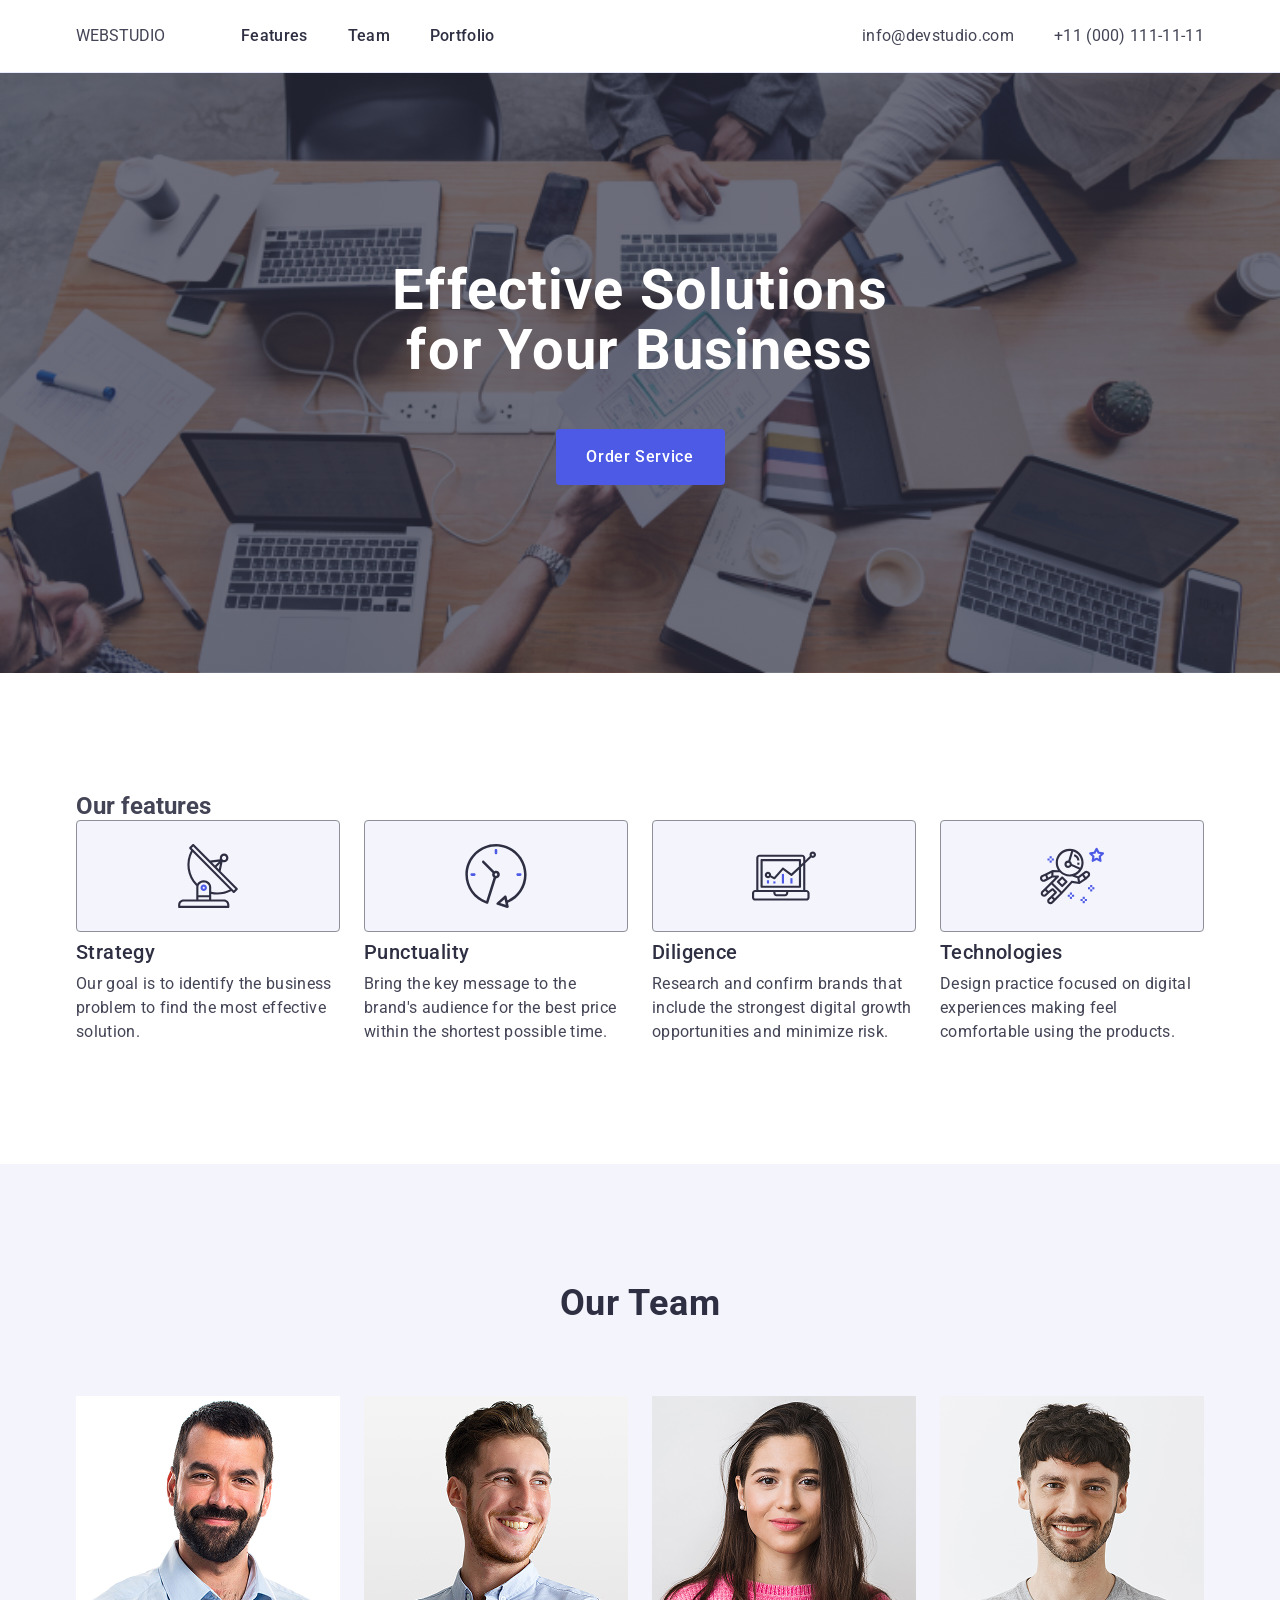
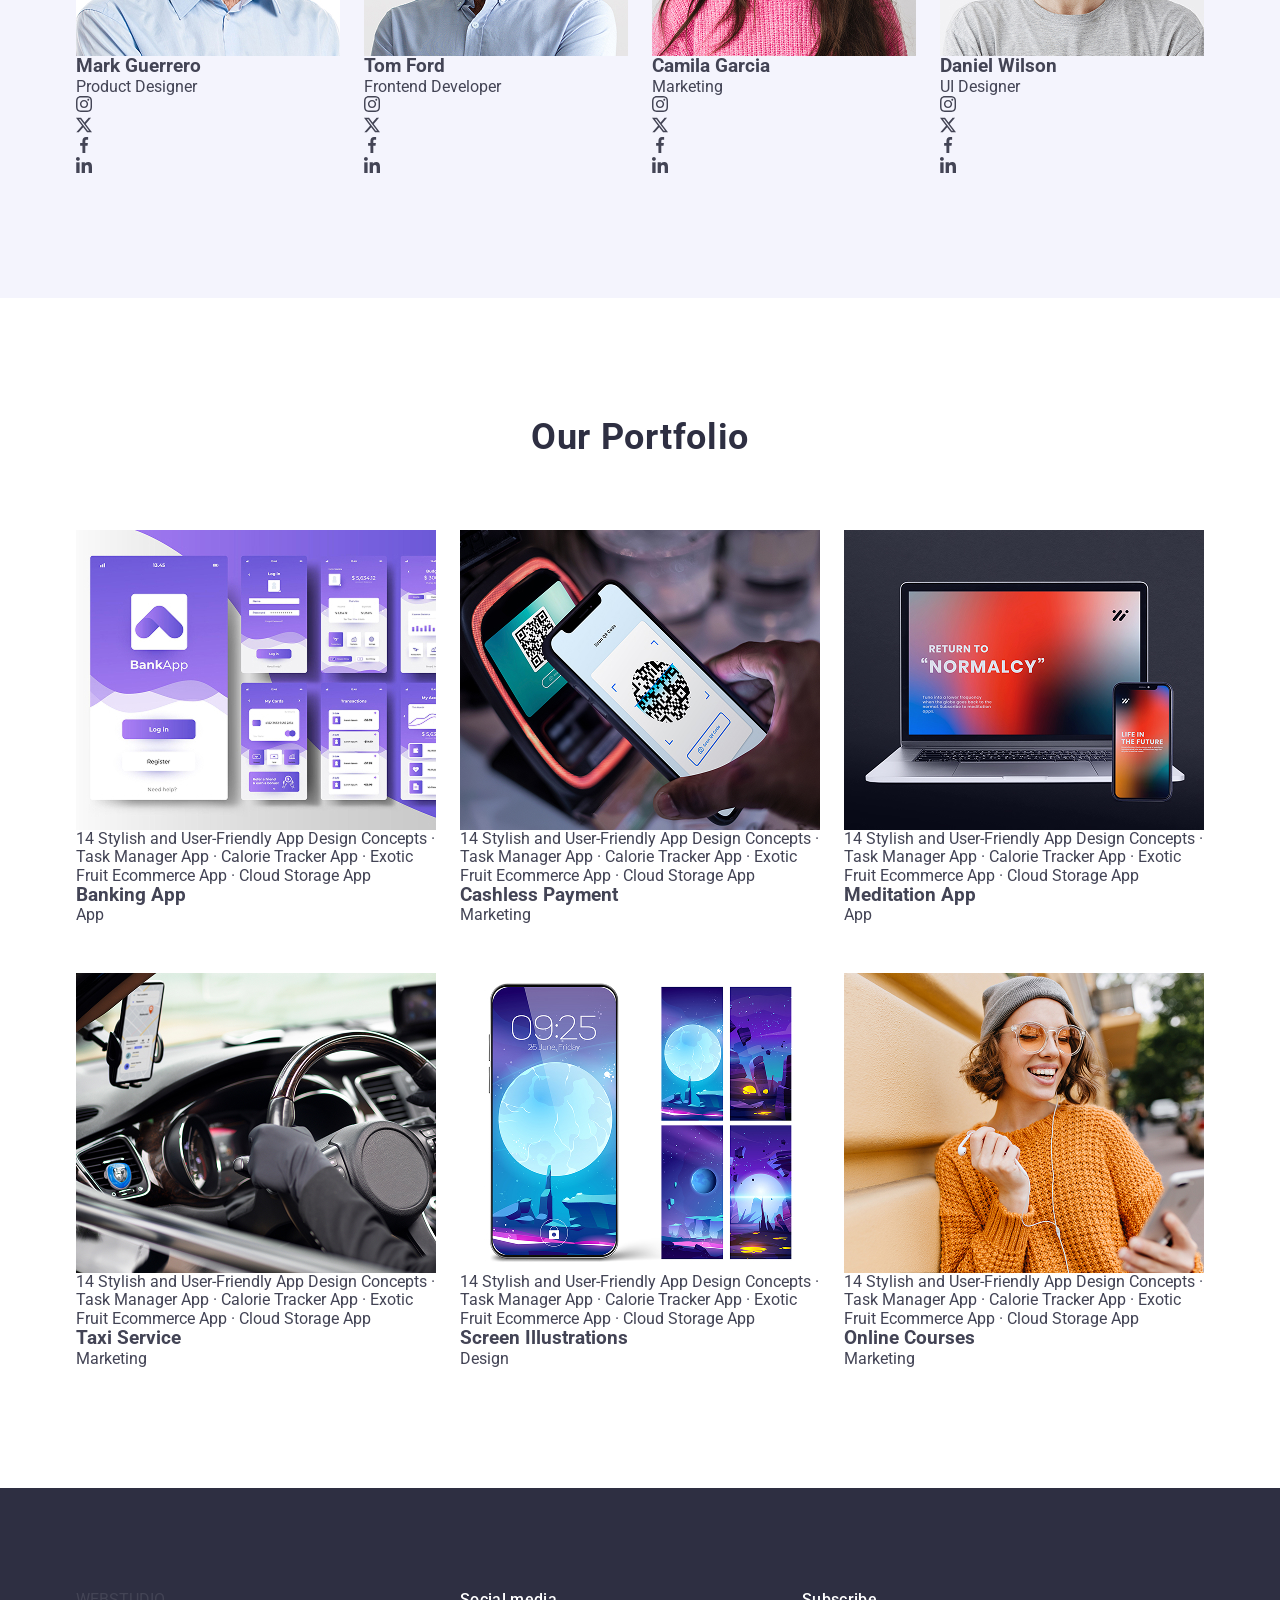
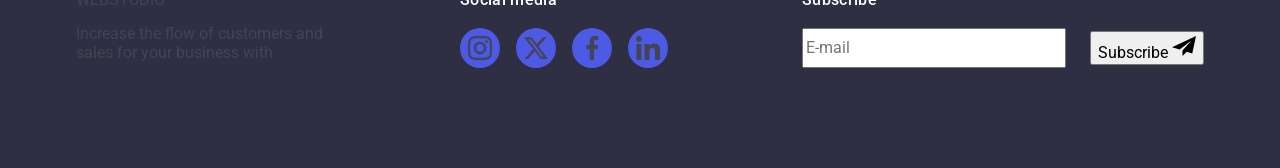
<file: index.html>
<!doctype html>
<html lang="en">
  <head>
    <meta charset="UTF-8" />
    <meta name="viewport" content="width=device-width, initial-scale=1.0" />
    <title>WebStudio</title>

    <link
      rel="stylesheet"
      href="https://cdnjs.cloudflare.com/ajax/libs/modern-normalize/2.0.0/modern-normalize.min.css"
    />

    <link rel="preconnect" href="https://fonts.googleapis.com" />
    <link rel="preconnect" href="https://fonts.gstatic.com" crossorigin />
    <link
      href="https://fonts.googleapis.com/css2?family=Raleway:wght@700&family=Roboto:wght@400;500;700&display=swap"
      rel="stylesheet"
    />

    <link rel="stylesheet" href="./css/main.css" />
  </head>
  <body>
    <!-- HEADER -->
    <header id="header" class="header">
      <div class="header-container container">
        <a href="./index.html" class="logo">
          <span class="logo-web">WEB</span>STUDIO
        </a>
        <nav class="header-nav">
          <ul class="site-nav nav-list">
            <li><a href="./index.html" class="nav-link active">Features</a></li>
            <li><a href="" class="nav-link">Team</a></li>
            <li><a href="" class="nav-link">Portfolio</a></li>
          </ul>
        </nav>
        <button class="menu-open-btn" type="button" aria-label="Open menu">
          <svg class="menu-open-icon" width="24" height="24">
            <use href="./images/icons.svg#icon-burger"></use>
          </svg>
        </button>
        <address class="header-address">
          <ul class="header-address-list address-list">
            <li>
              <a href="mailto:info@devstudio.com" class="address-link"
                >info@devstudio.com</a
              >
            </li>
            <li>
              <a href="tel:+110001111111" class="address-link"
                >+11 (000) 111-11-11</a
              >
            </li>
          </ul>
        </address>
      </div>
    </header>

    <main>
      <!-- HERO -->
      <section id="hero" class="hero hero-section">
        <div class="container">
          <h1 class="hero-title">Effective Solutions for Your Business</h1>
          <button type="button" class="hero-btn">Order Service</button>
        </div>
      </section>

      <!-- FEATURES -->
      <section id="features" class="section features-section">
        <div class="container">
          <h2 class="visually-hidden">Our features</h2>
          <ul class="features-list">
            <li class="features-item">
              <div class="features-icon-wrapper">
                <svg class="features-icon" width="64" height="64">
                  <use href="./images/icons.svg#antena"></use>
                </svg>
              </div>
              <h3 class="features-subtitle">Strategy</h3>
              <p class="features-text">
                Our goal is to identify the business problem to find the most
                effective solution.
              </p>
            </li>
            <li class="features-item">
              <div class="features-icon-wrapper">
                <svg class="features-icon" width="64" height="64">
                  <use href="./images/icons.svg#clock"></use>
                </svg>
              </div>
              <h3 class="features-subtitle">Punctuality</h3>
              <p class="features-text">
                Bring the key message to the brand's audience for the best price
                within the shortest possible time.
              </p>
            </li>
            <li class="features-item">
              <div class="features-icon-wrapper">
                <svg class="features-icon" width="64" height="64">
                  <use href="./images/icons.svg#diagram"></use>
                </svg>
              </div>
              <h3 class="features-subtitle">Diligence</h3>
              <p class="features-text">
                Research and confirm brands that include the strongest digital
                growth opportunities and minimize risk.
              </p>
            </li>
            <li class="features-item">
              <div class="features-icon-wrapper">
                <svg class="features-icon" width="64" height="64">
                  <use href="./images/icons.svg#astronaut"></use>
                </svg>
              </div>
              <h3 class="features-subtitle">Technologies</h3>
              <p class="features-text">
                Design practice focused on digital experiences making feel
                comfortable using the products.
              </p>
            </li>
          </ul>
        </div>
      </section>

      <!-- TEAM -->
      <section id="team" class="team">
        <div class="container">
          <h2 class="team-title">Our Team</h2>
          <ul class="team-list">
            <li class="team-item">
              <img
                src="./images/team-1.jpg"
                srcset="./images/team-1.jpg 1x, ./images/team-1@2x.jpg 2x"
                alt="Mark Guerrero"
                width="264"
              />
              <div class="card-content">
                <h3 class="team-member">Mark Guerrero</h3>
                <p class="team-role">Product Designer</p>
                <ul class="team-social-list">
                  <li class="team-social-item">
                    <a href="" class="team-social-link">
                      <svg class="team-social-icon" width="16" height="16">
                        <use href="./images/icons.svg#instagram"></use>
                      </svg>
                    </a>
                  </li>
                  <li class="team-social-item">
                    <a href="" class="team-social-link">
                      <svg class="team-social-icon" width="16" height="16">
                        <use href="./images/icons.svg#twitter"></use>
                      </svg>
                    </a>
                  </li>
                  <li class="team-social-item">
                    <a href="" class="team-social-link">
                      <svg class="team-social-icon" width="16" height="16">
                        <use href="./images/icons.svg#facebook"></use>
                      </svg>
                    </a>
                  </li>
                  <li class="team-social-item">
                    <a href="" class="team-social-link">
                      <svg class="team-social-icon" width="16" height="16">
                        <use href="./images/icons.svg#linkedin"></use>
                      </svg>
                    </a>
                  </li>
                </ul>
              </div>
            </li>
            <li class="team-item">
              <img
                src="./images/team-2.jpg"
                srcset="./images/team-2.jpg 1x, ./images/team-2@2x.jpg 2x"
                alt="Tom Ford"
                width="264"
              />
              <div class="card-content">
                <h3 class="team-member">Tom Ford</h3>
                <p class="team-role">Frontend Developer</p>
                <ul class="team-social-list">
                  <li class="team-social-item">
                    <a href="" class="team-social-link">
                      <svg class="team-social-icon" width="16" height="16">
                        <use href="./images/icons.svg#instagram"></use>
                      </svg>
                    </a>
                  </li>
                  <li class="team-social-item">
                    <a href="" class="team-social-link">
                      <svg class="team-social-icon" width="16" height="16">
                        <use href="./images/icons.svg#twitter"></use>
                      </svg>
                    </a>
                  </li>
                  <li class="team-social-item">
                    <a href="" class="team-social-link">
                      <svg class="team-social-icon" width="16" height="16">
                        <use href="./images/icons.svg#facebook"></use>
                      </svg>
                    </a>
                  </li>
                  <li class="team-social-item">
                    <a href="" class="team-social-link">
                      <svg class="team-social-icon" width="16" height="16">
                        <use href="./images/icons.svg#linkedin"></use>
                      </svg>
                    </a>
                  </li>
                </ul>
              </div>
            </li>
            <li class="team-item">
              <img
                src="./images/team-3.jpg"
                srcset="./images/team-3.jpg 1x, ./images/team-3@2x.jpg 2x"
                alt="Camila Garcia"
                width="264"
              />
              <div class="card-content">
                <h3 class="team-member">Camila Garcia</h3>
                <p class="team-role">Marketing</p>
                <ul class="team-social-list">
                  <li class="team-social-item">
                    <a href="" class="team-social-link">
                      <svg class="team-social-icon" width="16" height="16">
                        <use href="./images/icons.svg#instagram"></use>
                      </svg>
                    </a>
                  </li>
                  <li class="team-social-item">
                    <a href="" class="team-social-link">
                      <svg class="team-social-icon" width="16" height="16">
                        <use href="./images/icons.svg#twitter"></use>
                      </svg>
                    </a>
                  </li>
                  <li class="team-social-item">
                    <a href="" class="team-social-link">
                      <svg class="team-social-icon" width="16" height="16">
                        <use href="./images/icons.svg#facebook"></use>
                      </svg>
                    </a>
                  </li>
                  <li class="team-social-item">
                    <a href="" class="team-social-link">
                      <svg class="team-social-icon" width="16" height="16">
                        <use href="./images/icons.svg#linkedin"></use>
                      </svg>
                    </a>
                  </li>
                </ul>
              </div>
            </li>
            <li class="team-item">
              <img
                src="./images/team-4.jpg"
                srcset="./images/team-4.jpg 1x, ./images/team-4@2x.jpg 2x"
                alt="Daniel Wilson"
                width="264"
              />
              <div class="card-content">
                <h3 class="team-member">Daniel Wilson</h3>
                <p class="team-role">UI Designer</p>
                <ul class="team-social-list">
                  <li class="team-social-item">
                    <a href="" class="team-social-link">
                      <svg class="team-social-icon" width="16" height="16">
                        <use href="./images/icons.svg#instagram"></use>
                      </svg>
                    </a>
                  </li>
                  <li class="team-social-item">
                    <a href="" class="team-social-link">
                      <svg class="team-social-icon" width="16" height="16">
                        <use href="./images/icons.svg#twitter"></use>
                      </svg>
                    </a>
                  </li>
                  <li class="team-social-item">
                    <a href="" class="team-social-link">
                      <svg class="team-social-icon" width="16" height="16">
                        <use href="./images/icons.svg#facebook"></use>
                      </svg>
                    </a>
                  </li>
                  <li class="team-social-item">
                    <a href="" class="team-social-link">
                      <svg class="team-social-icon" width="16" height="16">
                        <use href="./images/icons.svg#linkedin"></use>
                      </svg>
                    </a>
                  </li>
                </ul>
              </div>
            </li>
          </ul>
        </div>
      </section>

      <!-- PORTFOLIO -->
      <section id="portfolio" class="portfolio">
        <div class="container">
          <h2 class="portfolio-title">Our Portfolio</h2>
          <ul class="portfolio-list">
            <li class="portfolio-item">
              <a href="" class="portfolio-link">
                <div class="portfolio-cover-wrap">
                  <img
                    src="./images/portfolio-1.jpg"
                    srcset="
                      ./images/portfolio-1.jpg    1x,
                      ./images/portfolio-1@2x.jpg 2x
                    "
                    alt="Banking App"
                    width="360"
                    height="300"
                  />
                  <p class="portfolio-cover-text">
                    14 Stylish and User-Friendly App Design Concepts · Task
                    Manager App · Calorie Tracker App · Exotic Fruit Ecommerce
                    App · Cloud Storage App
                  </p>
                </div>
                <div class="portfolio-card-content">
                  <h3 class="portfolio-subtitle">Banking App</h3>
                  <p class="portfolio-type">App</p>
                </div>
              </a>
            </li>
            <li class="portfolio-item">
              <a href="" class="portfolio-link">
                <div class="portfolio-cover-wrap">
                  <img
                    src="./images/portfolio-2.jpg"
                    srcset="
                      ./images/portfolio-2.jpg    1x,
                      ./images/portfolio-2@2x.jpg 2x
                    "
                    alt="Cashless Payment"
                    width="360"
                    height="300"
                  />
                  <p class="portfolio-cover-text">
                    14 Stylish and User-Friendly App Design Concepts · Task
                    Manager App · Calorie Tracker App · Exotic Fruit Ecommerce
                    App · Cloud Storage App
                  </p>
                </div>
                <div class="portfolio-card-content">
                  <h3 class="portfolio-subtitle">Cashless Payment</h3>
                  <p class="portfolio-type">Marketing</p>
                </div>
              </a>
            </li>
            <li class="portfolio-item">
              <a href="" class="portfolio-link">
                <div class="portfolio-cover-wrap">
                  <img
                    src="./images/portfolio-3.jpg"
                    srcset="
                      ./images/portfolio-3.jpg    1x,
                      ./images/portfolio-3@2x.jpg 2x
                    "
                    alt="Meditation App"
                    width="360"
                    height="300"
                  />
                  <p class="portfolio-cover-text">
                    14 Stylish and User-Friendly App Design Concepts · Task
                    Manager App · Calorie Tracker App · Exotic Fruit Ecommerce
                    App · Cloud Storage App
                  </p>
                </div>
                <div class="portfolio-card-content">
                  <h3 class="portfolio-subtitle">Meditation App</h3>
                  <p class="portfolio-type">App</p>
                </div>
              </a>
            </li>
            <li class="portfolio-item">
              <a href="" class="portfolio-link">
                <div class="portfolio-cover-wrap">
                  <img
                    src="./images/portfolio-4.jpg"
                    srcset="
                      ./images/portfolio-4.jpg    1x,
                      ./images/portfolio-4@2x.jpg 2x
                    "
                    alt="Taxi Service"
                    width="360"
                    height="300"
                  />
                  <p class="portfolio-cover-text">
                    14 Stylish and User-Friendly App Design Concepts · Task
                    Manager App · Calorie Tracker App · Exotic Fruit Ecommerce
                    App · Cloud Storage App
                  </p>
                </div>
                <div class="portfolio-card-content">
                  <h3 class="portfolio-subtitle">Taxi Service</h3>
                  <p class="portfolio-type">Marketing</p>
                </div>
              </a>
            </li>
            <li class="portfolio-item">
              <a href="" class="portfolio-link">
                <div class="portfolio-cover-wrap">
                  <img
                    src="./images/portfolio-5.jpg"
                    srcset="
                      ./images/portfolio-5.jpg    1x,
                      ./images/portfolio-5@2x.jpg 2x
                    "
                    alt="Screen Illustrations"
                    width="360"
                    height="300"
                  />
                  <p class="portfolio-cover-text">
                    14 Stylish and User-Friendly App Design Concepts · Task
                    Manager App · Calorie Tracker App · Exotic Fruit Ecommerce
                    App · Cloud Storage App
                  </p>
                </div>
                <div class="portfolio-card-content">
                  <h3 class="portfolio-subtitle">Screen Illustrations</h3>
                  <p class="portfolio-type">Design</p>
                </div>
              </a>
            </li>
            <li class="portfolio-item">
              <a href="" class="portfolio-link">
                <div class="portfolio-cover-wrap">
                  <img
                    src="./images/portfolio-6.jpg"
                    srcset="
                      ./images/portfolio-6.jpg    1x,
                      ./images/portfolio-6@2x.jpg 2x
                    "
                    alt="Online Courses"
                    width="360"
                    height="300"
                  />
                  <p class="portfolio-cover-text">
                    14 Stylish and User-Friendly App Design Concepts · Task
                    Manager App · Calorie Tracker App · Exotic Fruit Ecommerce
                    App · Cloud Storage App
                  </p>
                </div>
                <div class="portfolio-card-content">
                  <h3 class="portfolio-subtitle">Online Courses</h3>
                  <p class="portfolio-type">Marketing</p>
                </div>
              </a>
            </li>
          </ul>
        </div>
      </section>
    </main>

    <!-- FOOTER -->
    <footer id="footer" class="footer">
      <div class="container footer-container">
        <div class="footer-info">
          <a href="./index.html" class="logo footer-logo">
            <span class="logo-web">WEB</span>STUDIO
          </a>
          <p class="footer-text">
            Increase the flow of customers and sales for your business with
          </p>
        </div>
        <div class="footer-social">
          <p class="footer-social-title">Social media</p>
          <ul class="footer-social-list">
            <li class="footer-social-item">
              <a href="#modal" class="footer-social-link" data-modal-open>
                <svg class="footer-social-icon" width="24" height="24">
                  <use href="./images/icons.svg#instagram"></use>
                </svg>
              </a>
            </li>
            <li class="footer-social-item">
              <a href="#modal" class="footer-social-link" data-modal-open>
                <svg class="footer-social-icon" width="24" height="24">
                  <use href="./images/icons.svg#twitter"></use>
                </svg>
              </a>
            </li>
            <li class="footer-social-item">
              <a href="#modal" class="footer-social-link" data-modal-open>
                <svg class="footer-social-icon" width="24" height="24">
                  <use href="./images/icons.svg#facebook"></use>
                </svg>
              </a>
            </li>
            <li class="footer-social-item">
              <a href="#modal" class="footer-social-link" data-modal-open>
                <svg class="footer-social-icon" width="24" height="24">
                  <use href="./images/icons.svg#linkedin"></use>
                </svg>
              </a>
            </li>
          </ul>
        </div>
        <div class="footer-subscribe">
          <p class="footer-form-title">Subscribe</p>
          <form class="footer-form">
            <label class="footer-label">
              <input
                type="email"
                name="footer-email"
                class="footer-input"
                placeholder="E-mail"
                required
              />
            </label>
            <button type="submit" class="footer-submit-btn">
              Subscribe
              <svg class="footer-btn-icon" width="24" height="24">
                <use href="./images/icons.svg#icon-subscribe"></use>
              </svg>
            </button>
          </form>
        </div>
      </div>
    </footer>

    <div class="backdrop" id="modal" data-modal>
      <div class="modal">
        <button type="button" class="modal-close-btn" data-modal-close>
          <svg class="modal-close-icon" width="8" height="8">
            <use href="./images/icons.svg#icon-close"></use>
          </svg>
        </button>
        <p class="modal-title">Leave your contacts and we will call you back</p>
        <form class="modal-form">
          <div class="modal-field">
            <label for="user-name" class="modal-label">Name</label>
            <div class="modal-input-wrap">
              <input
                type="text"
                name="user-name"
                id="user-name"
                class="modal-input"
                required
              />
              <svg class="modal-icon" width="18" height="24">
                <use href="./images/icons.svg#icon-person"></use>
              </svg>
            </div>
          </div>

          <div class="modal-field">
            <label for="user-phone" class="modal-label">Phone</label>
            <div class="modal-input-wrap">
              <input
                type="tel"
                name="user-phone"
                id="user-phone"
                class="modal-input"
                required
              />
              <svg class="modal-icon" width="18" height="24">
                <use href="./images/icons.svg#icon-phone"></use>
              </svg>
            </div>
          </div>

          <div class="modal-field">
            <label for="user-email" class="modal-label">Email</label>
            <div class="modal-input-wrap">
              <input
                type="email"
                name="user-email"
                id="user-email"
                class="modal-input"
                required
              />
              <svg class="modal-icon" width="18" height="24">
                <use href="./images/icons.svg#icon-email"></use>
              </svg>
            </div>
          </div>

          <div class="modal-field modal-comment-field">
            <label for="user-comment" class="modal-label">Comment</label>
            <textarea
              name="user-comment"
              id="user-comment"
              placeholder="Text input"
              class="modal-textarea"
            ></textarea>
          </div>

          <div class="modal-field checkbox-field">
            <input
              type="checkbox"
              name="privacy"
              value="true"
              id="user-privacy"
              class="modal-checkbox visually-hidden"
              required
            />
            <label for="user-privacy" class="check-text">
              <span class="custom-checkbox">
                <svg class="checbox-icon" width="10" height="8">
                  <use href="./images/icons.svg#icon-send"></use>
                </svg>
              </span>
              I accept the terms and conditions of the
              <a href="#">Privacy Policy</a>
            </label>
          </div>

          <button type="submit" class="modal-submit-btn">Send</button>
        </form>
      </div>
    </div>

    <div class="mobile-menu" id="mobile-menu">
      <div class="container mobile-menu-container">
        <button class="mobile-menu-close-btn" type="button">
          <svg class="mobile-menu-close-icon" width="8" height="8">
            <use href="./images/icons.svg#icon-close"></use>
          </svg>
        </button>

        <nav class="mobile-menu-nav">
          <ul class="mobile-menu-nav-list">
            <li class="mobile-menu-nav-item">
              <a class="mobile-menu-nav-link active" href="./index.html"
                >Studio</a
              >
            </li>
            <li class="mobile-menu-nav-item">
              <a class="mobile-menu-nav-link" href="#portfolio">Portfolio</a>
            </li>
            <li class="mobile-menu-nav-item">
              <a class="mobile-menu-nav-link" href="#contacts">Contacts</a>
            </li>
          </ul>
        </nav>

        <div class="mobile-menu-contacts-wrapper">
          <address class="mobile-menu-address">
            <ul class="mobile-menu-address-list">
              <li class="mobile-menu-address-item">
                <a
                  class="mobile-menu-address-link accent"
                  href="tel:+110001111111"
                  >+11 (000) 111-11-11</a
                >
              </li>
              <li class="mobile-menu-address-item">
                <a
                  class="mobile-menu-address-link"
                  href="mailto:info@devstudio.com"
                  >info@devstudio.com</a
                >
              </li>
            </ul>
          </address>

          <ul class="mobile-menu-social-list">
            <li class="mobile-menu-social-item">
              <a class="mobile-menu-social-link" href="">
                <svg class="mobile-menu-social-icon" width="24" height="24">
                  <use href="./images/icons.svg#instagram"></use>
                </svg>
              </a>
            </li>
            <li class="mobile-menu-social-item">
              <a class="mobile-menu-social-link" href="">
                <svg class="mobile-menu-social-icon" width="24" height="24">
                  <use href="./images/icons.svg#twitter"></use>
                </svg>
              </a>
            </li>
            <li class="mobile-menu-social-item">
              <a class="mobile-menu-social-link" href="">
                <svg class="mobile-menu-social-icon" width="24" height="24">
                  <use href="./images/icons.svg#facebook"></use>
                </svg>
              </a>
            </li>
            <li class="mobile-menu-social-item">
              <a class="mobile-menu-social-link" href="">
                <svg class="mobile-menu-social-icon" width="24" height="24">
                  <use href="./images/icons.svg#linkedin"></use>
                </svg>
              </a>
            </li>
          </ul>
        </div>
      </div>
    </div>
  </body>
</html>
</file>
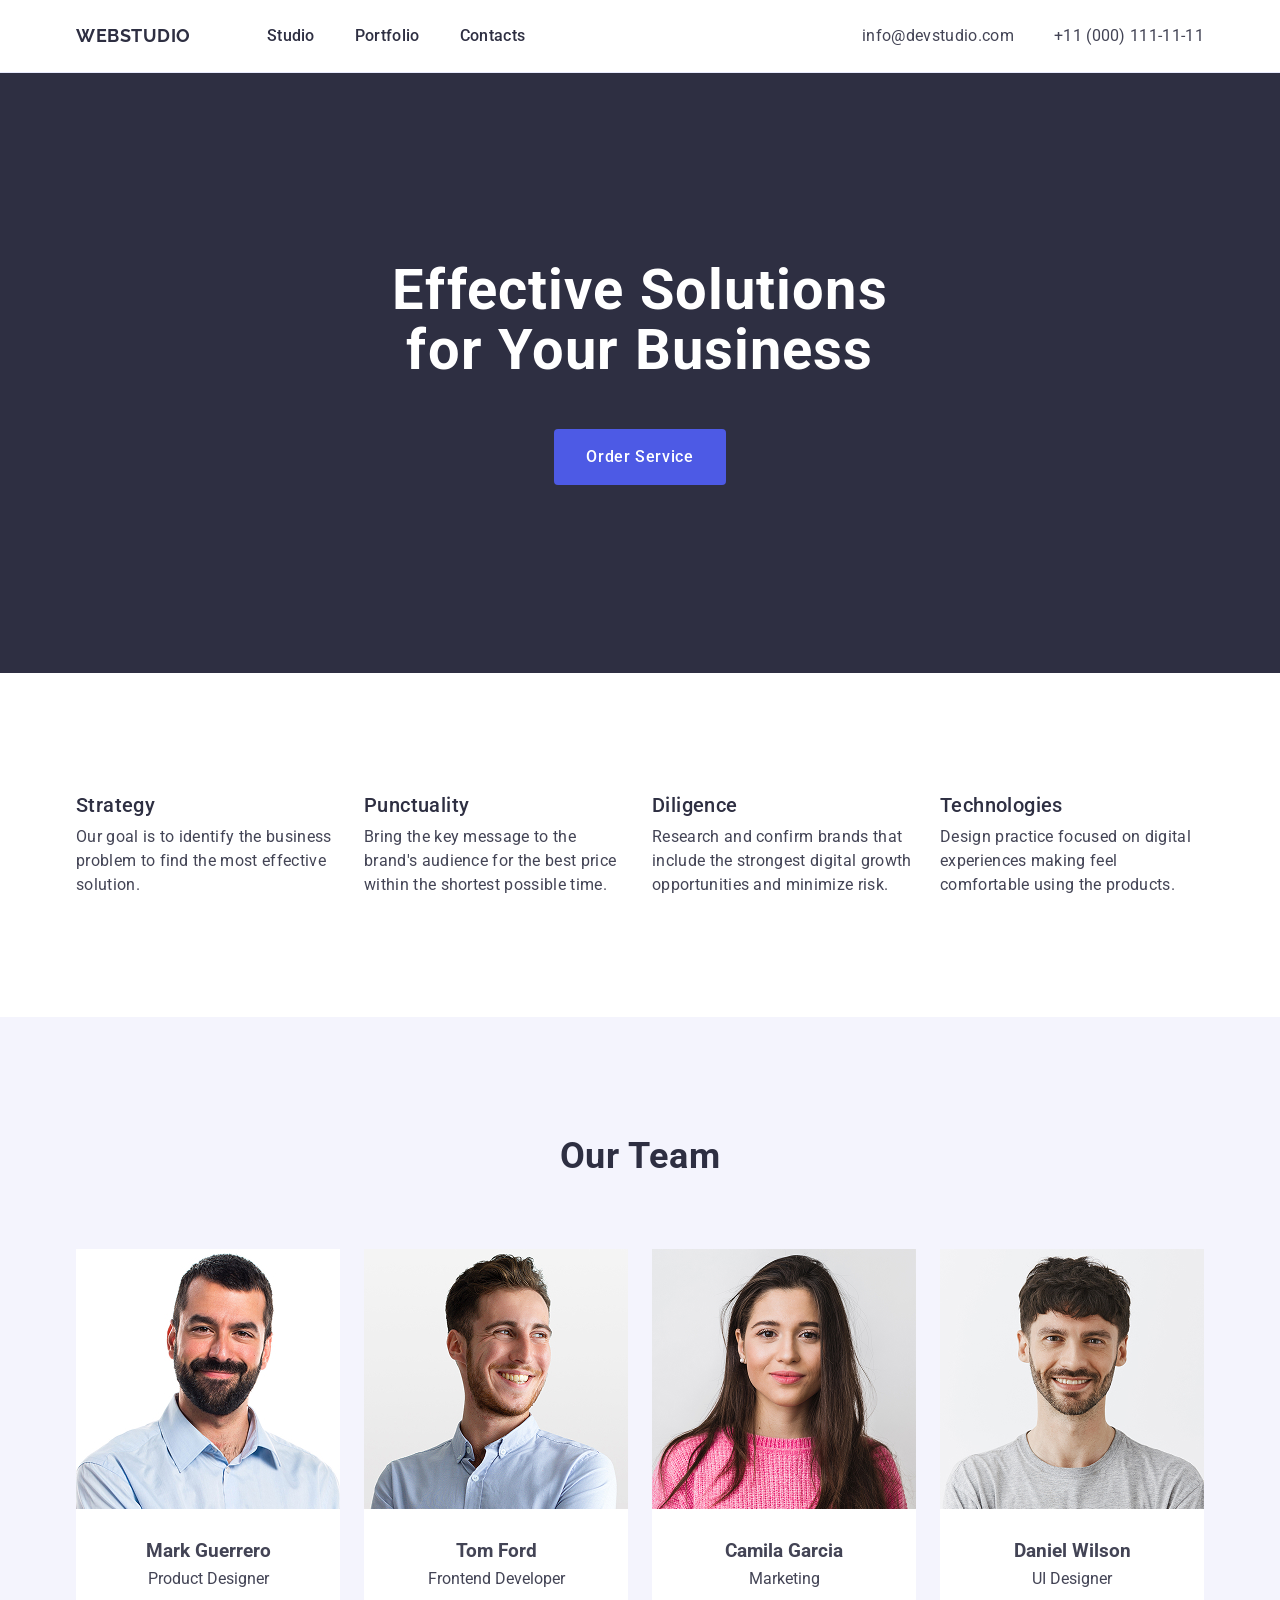
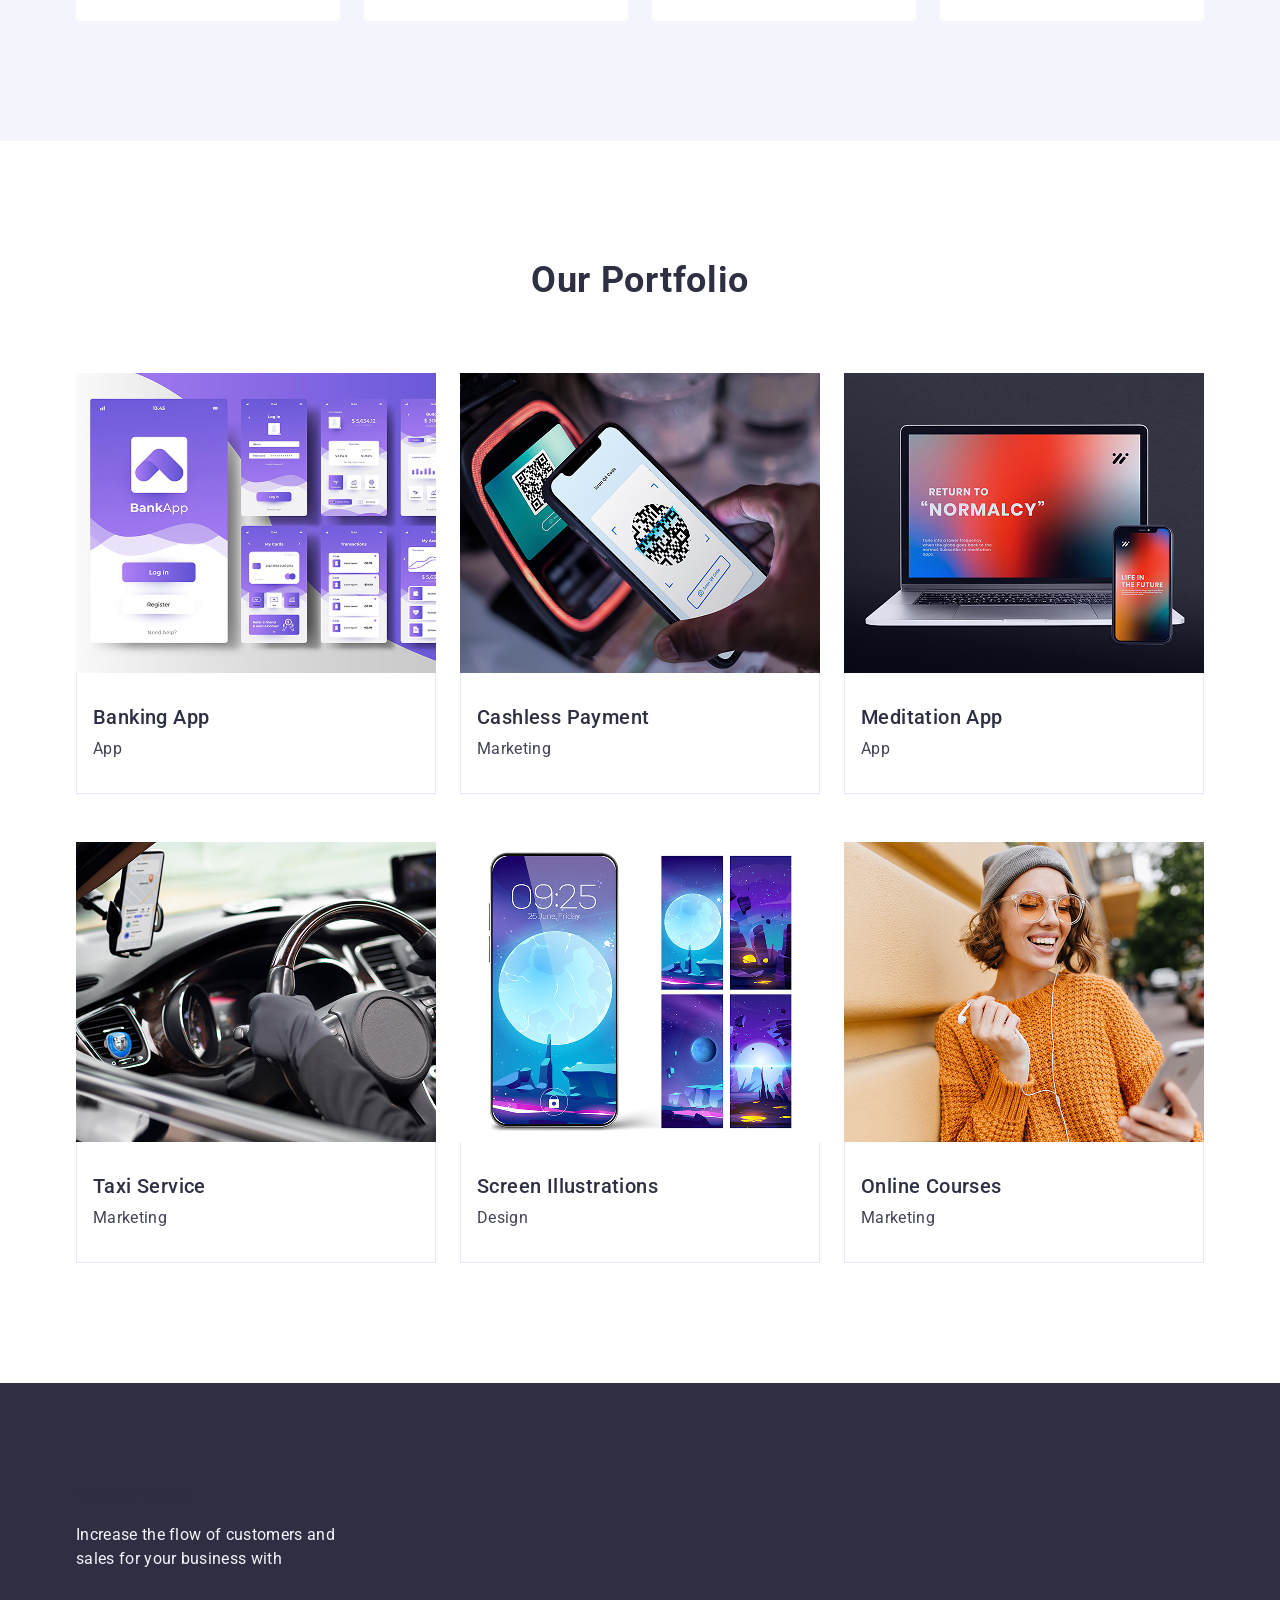
<file: OneDrive/Документи/goit-markup-hw-04/index.html>
<!doctype html>
<html lang="en">
  <head>
    <meta charset="UTF-8" />
    <meta name="viewport" content="width=device-width, initial-scale=1.0" />
    <title>WebStudio</title>

    <link
      rel="stylesheet"
      href="https://cdnjs.cloudflare.com/ajax/libs/modern-normalize/2.0.0/modern-normalize.min.css"
    />

    <link rel="preconnect" href="https://fonts.googleapis.com" />
    <link rel="preconnect" href="https://fonts.gstatic.com" crossorigin />
    <link
      href="https://fonts.googleapis.com/css2?family=Raleway:wght@700&family=Roboto:wght@400;500;700&display=swap"
      rel="stylesheet"
    />

    <link rel="stylesheet" href="./css/main.css" />
  </head>
  <body>
    <!-- HEADER -->
    <header id="header" class="header">
      <div class="header-container container">
        <a href="./index.html" class="logo">WebStudio</a>
        <nav class="header-nav">
          <ul class="nav-list">
            <li><a href="./index.html" class="nav-link">Studio</a></li>
            <li><a href="" class="nav-link">Portfolio</a></li>
            <li><a href="" class="nav-link">Contacts</a></li>
          </ul>
        </nav>
        <address class="header-address">
          <ul class="address-list">
            <li>
              <a href="mailto:info@devstudio.com" class="address-link"
                >info@devstudio.com</a
              >
            </li>
            <li>
              <a href="tel:+110001111111" class="address-link"
                >+11 (000) 111-11-11</a
              >
            </li>
          </ul>
        </address>
      </div>
    </header>

    <main>
      <!-- HERO -->
      <section id="hero" class="hero">
        <div class="container">
          <h1 class="hero-title">Effective Solutions for Your Business</h1>
          <button type="button" class="hero-btn">Order Service</button>
        </div>
      </section>

      <!-- FEATURES -->
      <section id="features" class="features">
        <div class="container">
          <h2 class="sr-only">Our Features</h2>
          <ul class="features-list">
            <li class="features-item">
              <h3 class="features-subtitle">Strategy</h3>
              <p class="features-text">
                Our goal is to identify the business problem to find the most
                effective solution.
              </p>
            </li>
            <li class="features-item">
              <h3 class="features-subtitle">Punctuality</h3>
              <p class="features-text">
                Bring the key message to the brand's audience for the best price
                within the shortest possible time.
              </p>
            </li>
            <li class="features-item">
              <h3 class="features-subtitle">Diligence</h3>
              <p class="features-text">
                Research and confirm brands that include the strongest digital
                growth opportunities and minimize risk.
              </p>
            </li>
            <li class="features-item">
              <h3 class="features-subtitle">Technologies</h3>
              <p class="features-text">
                Design practice focused on digital experiences making feel
                comfortable using the products.
              </p>
            </li>
          </ul>
        </div>
      </section>

      <!-- TEAM -->
      <section id="team" class="team">
        <div class="container">
          <h2 class="team-title">Our Team</h2>
          <ul class="team-list">
            <li class="team-item">
              <img src="./images/team-1.jpg" alt="Mark Guerrero" width="264" />
              <div class="card-content">
                <h3 class="team-member">Mark Guerrero</h3>
                <p class="team-role">Product Designer</p>
              </div>
            </li>
            <li class="team-item">
              <img src="./images/team-2.jpg" alt="Tom Ford" width="264" />
              <div class="card-content">
                <h3 class="team-member">Tom Ford</h3>
                <p class="team-role">Frontend Developer</p>
              </div>
            </li>
            <li class="team-item">
              <img src="./images/team-3.jpg" alt="Camila Garcia" width="264" />
              <div class="card-content">
                <h3 class="team-member">Camila Garcia</h3>
                <p class="team-role">Marketing</p>
              </div>
            </li>
            <li class="team-item">
              <img src="./images/team-4.jpg" alt="Daniel Wilson" width="264" />
              <div class="card-content">
                <h3 class="team-member">Daniel Wilson</h3>
                <p class="team-role">UI Designer</p>
              </div>
            </li>
          </ul>
        </div>
      </section>

      <!-- PORTFOLIO -->
      <section id="portfolio" class="portfolio">
        <div class="container">
          <h2 class="portfolio-title">Our Portfolio</h2>
          <ul class="portfolio-list">
            <li class="portfolio-item">
              <img
                src="./images/portfolio-1.jpg"
                alt="Banking App"
                width="360"
              />
              <div class="card-content">
                <h3 class="portfolio-subtitle">Banking App</h3>
                <p class="portfolio-text">App</p>
              </div>
            </li>
            <li class="portfolio-item">
              <img
                src="./images/portfolio-2.jpg"
                alt="Cashless Payment"
                width="360"
              />
              <div class="card-content">
                <h3 class="portfolio-subtitle">Cashless Payment</h3>
                <p class="portfolio-text">Marketing</p>
              </div>
            </li>
            <li class="portfolio-item">
              <img
                src="./images/portfolio-3.jpg"
                alt="Meditation App"
                width="360"
              />
              <div class="card-content">
                <h3 class="portfolio-subtitle">Meditation App</h3>
                <p class="portfolio-text">App</p>
              </div>
            </li>
            <li class="portfolio-item">
              <img
                src="./images/portfolio-4.jpg"
                alt="Taxi Service"
                width="360"
              />
              <div class="card-content">
                <h3 class="portfolio-subtitle">Taxi Service</h3>
                <p class="portfolio-text">Marketing</p>
              </div>
            </li>
            <li class="portfolio-item">
              <img
                src="./images/portfolio-5.jpg"
                alt="Screen Illustrations"
                width="360"
              />
              <div class="card-content">
                <h3 class="portfolio-subtitle">Screen Illustrations</h3>
                <p class="portfolio-text">Design</p>
              </div>
            </li>
            <li class="portfolio-item">
              <img
                src="./images/portfolio-6.jpg"
                alt="Online Courses"
                width="360"
              />
              <div class="card-content">
                <h3 class="portfolio-subtitle">Online Courses</h3>
                <p class="portfolio-text">Marketing</p>
              </div>
            </li>
          </ul>
        </div>
      </section>
    </main>

    <!-- FOOTER -->
    <footer id="footer" class="footer">
      <div class="container">
        <a href="./index.html" class="logo">WebStudio</a>
        <p class="footer-text">
          Increase the flow of customers and sales for your business with
        </p>
      </div>
    </footer>
  </body>
</html>
</file>
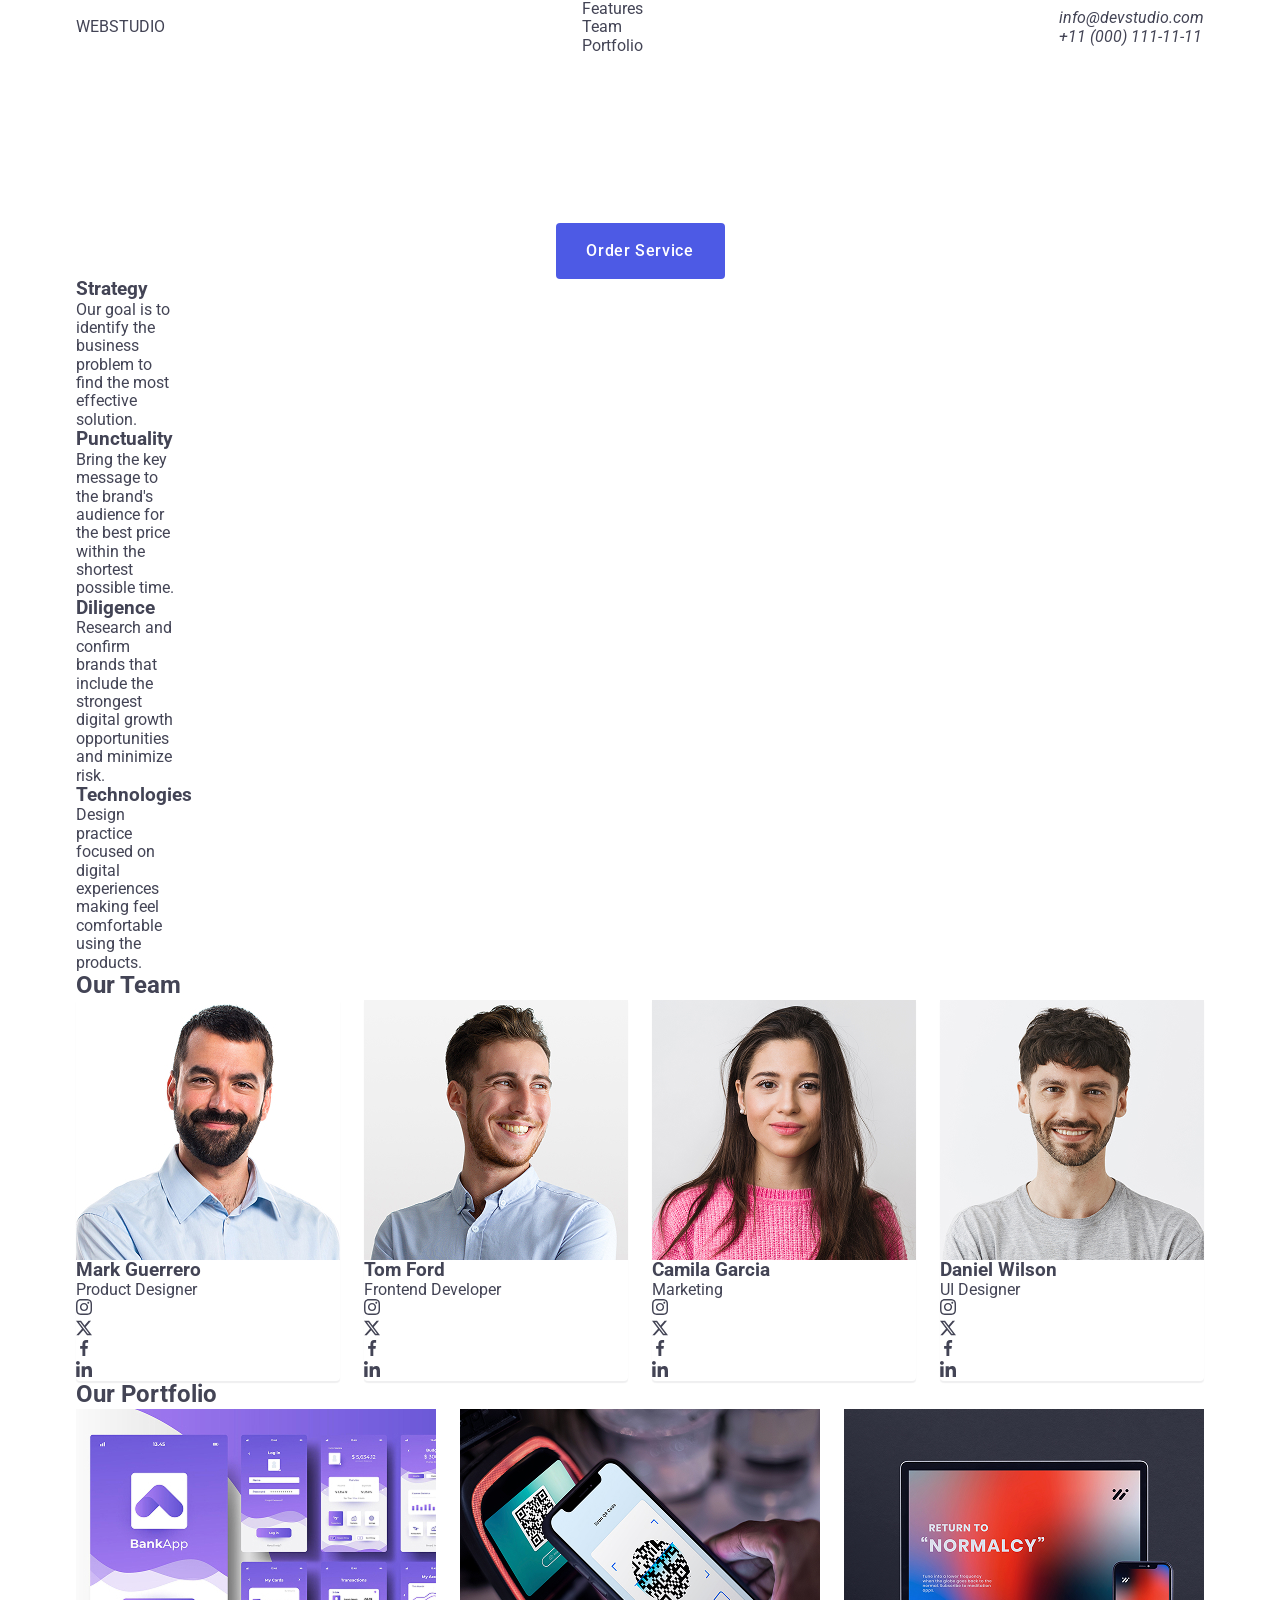
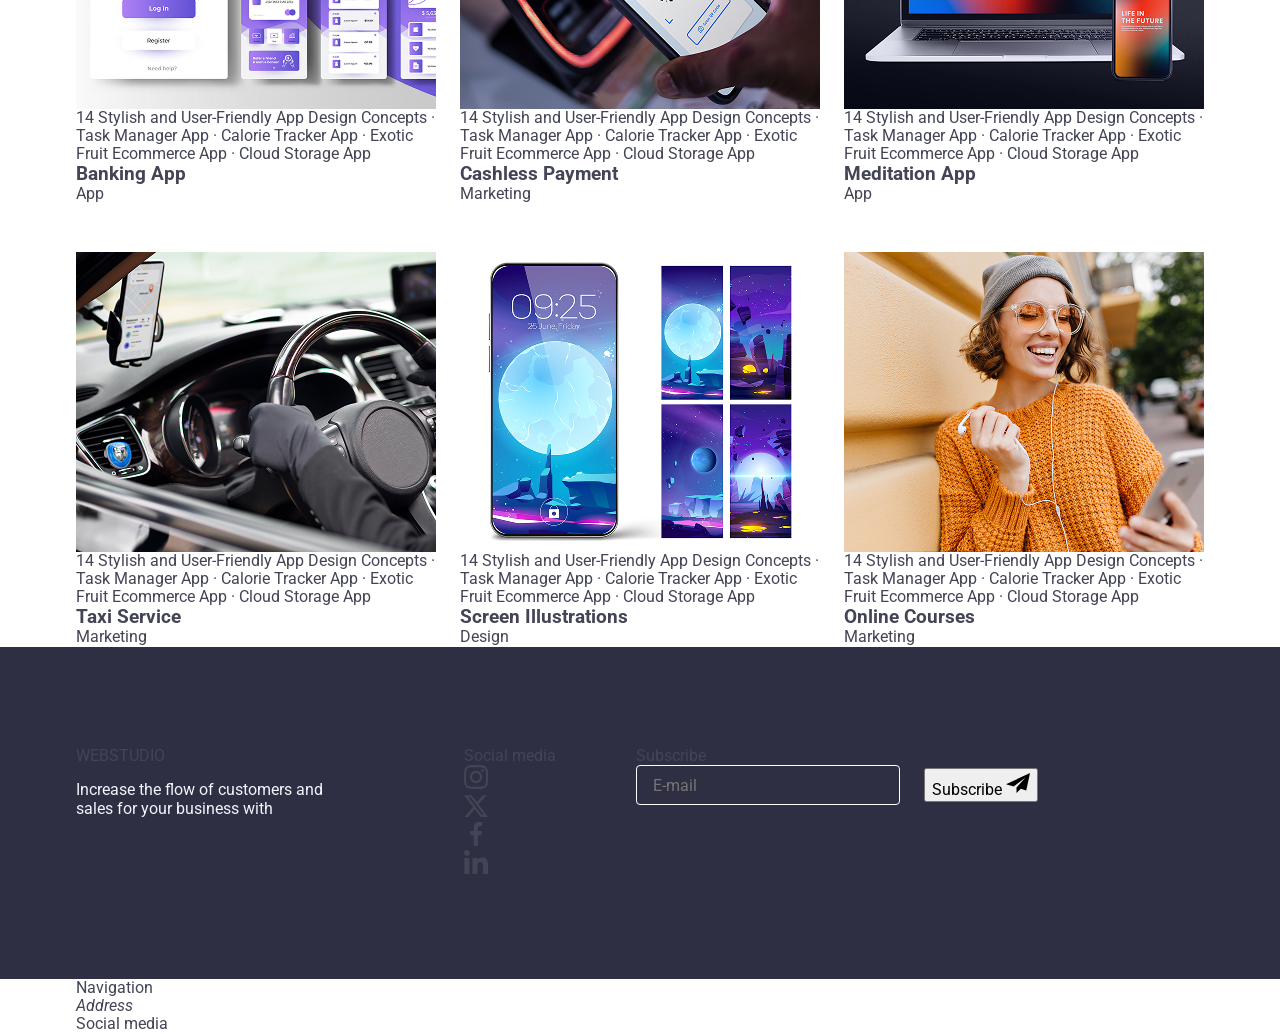
<file: OneDrive/Документи/goit-markup-hw-06/index.html>
<!doctype html>
<html lang="en">
  <head>
    <meta charset="UTF-8" />
    <meta name="viewport" content="width=device-width, initial-scale=1.0" />
    <title>WebStudio</title>

    <link
      rel="stylesheet"
      href="https://cdnjs.cloudflare.com/ajax/libs/modern-normalize/2.0.0/modern-normalize.min.css"
    />

    <link rel="preconnect" href="https://fonts.googleapis.com" />
    <link rel="preconnect" href="https://fonts.gstatic.com" crossorigin />
    <link
      href="https://fonts.googleapis.com/css2?family=Raleway:wght@700&family=Roboto:wght@400;500;700&display=swap"
      rel="stylesheet"
    />

    <link rel="stylesheet" href="./css/main.css" />
  </head>
  <body>
    <!-- HEADER -->
    <header id="header" class="header">
      <div class="header-container container">
        <a href="./index.html" class="logo">
          <span class="logo-web">WEB</span>STUDIO
        </a>
        <nav class="header-nav">
          <ul class="nav-list">
            <li><a href="./index.html" class="nav-link active">Features</a></li>
            <li><a href="" class="nav-link">Team</a></li>
            <li><a href="" class="nav-link">Portfolio</a></li>
          </ul>
        </nav>
        <address class="header-address">
          <ul class="address-list">
            <li>
              <a href="mailto:info@devstudio.com" class="address-link"
                >info@devstudio.com</a
              >
            </li>
            <li>
              <a href="tel:+110001111111" class="address-link"
                >+11 (000) 111-11-11</a
              >
            </li>
          </ul>
        </address>
      </div>
    </header>

    <main>
      <!-- HERO -->
      <section id="hero" class="hero">
        <div class="container">
          <h1 class="hero-title">Effective Solutions for Your Business</h1>
          <button type="button" class="hero-btn">Order Service</button>
        </div>
      </section>

      <!-- FEATURES -->
      <section id="features" class="features">
        <div class="container">
          <h2 class="sr-only">Our Features</h2>
          <ul class="features-list">
            <li class="features-item">
              <div class="features-icon-container">
                <svg class="features-icon" width="64" height="64">
                  <use href="./images/icons.svg#antena"></use>
                </svg>
              </div>
              <h3 class="features-subtitle">Strategy</h3>
              <p class="features-text">
                Our goal is to identify the business problem to find the most
                effective solution.
              </p>
            </li>
            <li class="features-item">
              <div class="features-icon-container">
                <svg class="features-icon" width="64" height="64">
                  <use href="./images/icons.svg#clock"></use>
                </svg>
              </div>
              <h3 class="features-subtitle">Punctuality</h3>
              <p class="features-text">
                Bring the key message to the brand's audience for the best price
                within the shortest possible time.
              </p>
            </li>
            <li class="features-item">
              <div class="features-icon-container">
                <svg class="features-icon" width="64" height="64">
                  <use href="./images/icons.svg#diagram"></use>
                </svg>
              </div>
              <h3 class="features-subtitle">Diligence</h3>
              <p class="features-text">
                Research and confirm brands that include the strongest digital
                growth opportunities and minimize risk.
              </p>
            </li>
            <li class="features-item">
              <div class="features-icon-container">
                <svg class="features-icon" width="64" height="64">
                  <use href="./images/icons.svg#astronaut"></use>
                </svg>
              </div>
              <h3 class="features-subtitle">Technologies</h3>
              <p class="features-text">
                Design practice focused on digital experiences making feel
                comfortable using the products.
              </p>
            </li>
          </ul>
        </div>
      </section>

      <!-- TEAM -->
      <section id="team" class="team">
        <div class="container">
          <h2 class="team-title">Our Team</h2>
          <ul class="team-list">
            <li class="team-item">
              <img src="./images/team-1.jpg" alt="Mark Guerrero" width="264" />
              <div class="card-content">
                <h3 class="team-member">Mark Guerrero</h3>
                <p class="team-role">Product Designer</p>
                <ul class="team-social-list">
                  <li class="team-social-item">
                    <a href="" class="team-social-link">
                      <svg class="team-social-icon" width="16" height="16">
                        <use href="./images/icons.svg#instagram"></use>
                      </svg>
                    </a>
                  </li>
                  <li class="team-social-item">
                    <a href="" class="team-social-link">
                      <svg class="team-social-icon" width="16" height="16">
                        <use href="./images/icons.svg#twitter"></use>
                      </svg>
                    </a>
                  </li>
                  <li class="team-social-item">
                    <a href="" class="team-social-link">
                      <svg class="team-social-icon" width="16" height="16">
                        <use href="./images/icons.svg#facebook"></use>
                      </svg>
                    </a>
                  </li>
                  <li class="team-social-item">
                    <a href="" class="team-social-link">
                      <svg class="team-social-icon" width="16" height="16">
                        <use href="./images/icons.svg#linkedin"></use>
                      </svg>
                    </a>
                  </li>
                </ul>
              </div>
            </li>
            <li class="team-item">
              <img src="./images/team-2.jpg" alt="Tom Ford" width="264" />
              <div class="card-content">
                <h3 class="team-member">Tom Ford</h3>
                <p class="team-role">Frontend Developer</p>
                <ul class="team-social-list">
                  <li class="team-social-item">
                    <a href="" class="team-social-link">
                      <svg class="team-social-icon" width="16" height="16">
                        <use href="./images/icons.svg#instagram"></use>
                      </svg>
                    </a>
                  </li>
                  <li class="team-social-item">
                    <a href="" class="team-social-link">
                      <svg class="team-social-icon" width="16" height="16">
                        <use href="./images/icons.svg#twitter"></use>
                      </svg>
                    </a>
                  </li>
                  <li class="team-social-item">
                    <a href="" class="team-social-link">
                      <svg class="team-social-icon" width="16" height="16">
                        <use href="./images/icons.svg#facebook"></use>
                      </svg>
                    </a>
                  </li>
                  <li class="team-social-item">
                    <a href="" class="team-social-link">
                      <svg class="team-social-icon" width="16" height="16">
                        <use href="./images/icons.svg#linkedin"></use>
                      </svg>
                    </a>
                  </li>
                </ul>
              </div>
            </li>
            <li class="team-item">
              <img src="./images/team-3.jpg" alt="Camila Garcia" width="264" />
              <div class="card-content">
                <h3 class="team-member">Camila Garcia</h3>
                <p class="team-role">Marketing</p>
                <ul class="team-social-list">
                  <li class="team-social-item">
                    <a href="" class="team-social-link">
                      <svg class="team-social-icon" width="16" height="16">
                        <use href="./images/icons.svg#instagram"></use>
                      </svg>
                    </a>
                  </li>
                  <li class="team-social-item">
                    <a href="" class="team-social-link">
                      <svg class="team-social-icon" width="16" height="16">
                        <use href="./images/icons.svg#twitter"></use>
                      </svg>
                    </a>
                  </li>
                  <li class="team-social-item">
                    <a href="" class="team-social-link">
                      <svg class="team-social-icon" width="16" height="16">
                        <use href="./images/icons.svg#facebook"></use>
                      </svg>
                    </a>
                  </li>
                  <li class="team-social-item">
                    <a href="" class="team-social-link">
                      <svg class="team-social-icon" width="16" height="16">
                        <use href="./images/icons.svg#linkedin"></use>
                      </svg>
                    </a>
                  </li>
                </ul>
              </div>
            </li>
            <li class="team-item">
              <img src="./images/team-4.jpg" alt="Daniel Wilson" width="264" />
              <div class="card-content">
                <h3 class="team-member">Daniel Wilson</h3>
                <p class="team-role">UI Designer</p>
                <ul class="team-social-list">
                  <li class="team-social-item">
                    <a href="" class="team-social-link">
                      <svg class="team-social-icon" width="16" height="16">
                        <use href="./images/icons.svg#instagram"></use>
                      </svg>
                    </a>
                  </li>
                  <li class="team-social-item">
                    <a href="" class="team-social-link">
                      <svg class="team-social-icon" width="16" height="16">
                        <use href="./images/icons.svg#twitter"></use>
                      </svg>
                    </a>
                  </li>
                  <li class="team-social-item">
                    <a href="" class="team-social-link">
                      <svg class="team-social-icon" width="16" height="16">
                        <use href="./images/icons.svg#facebook"></use>
                      </svg>
                    </a>
                  </li>
                  <li class="team-social-item">
                    <a href="" class="team-social-link">
                      <svg class="team-social-icon" width="16" height="16">
                        <use href="./images/icons.svg#linkedin"></use>
                      </svg>
                    </a>
                  </li>
                </ul>
              </div>
            </li>
          </ul>
        </div>
      </section>

      <!-- PORTFOLIO -->
      <section id="portfolio" class="portfolio">
        <div class="container">
          <h2 class="portfolio-title">Our Portfolio</h2>
          <ul class="portfolio-list">
            <li class="portfolio-item">
              <a href="" class="portfolio-link">
                <div class="portfolio-cover-wrap">
                  <img
                    src="./images/portfolio-1.jpg"
                    alt="Banking App"
                    width="360"
                    height="300"
                  />
                  <p class="portfolio-cover-text">
                    14 Stylish and User-Friendly App Design Concepts · Task
                    Manager App · Calorie Tracker App · Exotic Fruit Ecommerce
                    App · Cloud Storage App
                  </p>
                </div>
                <div class="portfolio-card-content">
                  <h3 class="portfolio-subtitle">Banking App</h3>
                  <p class="portfolio-type">App</p>
                </div>
              </a>
            </li>
            <li class="portfolio-item">
              <a href="" class="portfolio-link">
                <div class="portfolio-cover-wrap">
                  <img
                    src="./images/portfolio-2.jpg"
                    alt="Cashless Payment"
                    width="360"
                    height="300"
                  />
                  <p class="portfolio-cover-text">
                    14 Stylish and User-Friendly App Design Concepts · Task
                    Manager App · Calorie Tracker App · Exotic Fruit Ecommerce
                    App · Cloud Storage App
                  </p>
                </div>
                <div class="portfolio-card-content">
                  <h3 class="portfolio-subtitle">Cashless Payment</h3>
                  <p class="portfolio-type">Marketing</p>
                </div>
              </a>
            </li>
            <li class="portfolio-item">
              <a href="" class="portfolio-link">
                <div class="portfolio-cover-wrap">
                  <img
                    src="./images/portfolio-3.jpg"
                    alt="Meditation App"
                    width="360"
                    height="300"
                  />
                  <p class="portfolio-cover-text">
                    14 Stylish and User-Friendly App Design Concepts · Task
                    Manager App · Calorie Tracker App · Exotic Fruit Ecommerce
                    App · Cloud Storage App
                  </p>
                </div>
                <div class="portfolio-card-content">
                  <h3 class="portfolio-subtitle">Meditation App</h3>
                  <p class="portfolio-type">App</p>
                </div>
              </a>
            </li>
            <li class="portfolio-item">
              <a href="" class="portfolio-link">
                <div class="portfolio-cover-wrap">
                  <img
                    src="./images/portfolio-4.jpg"
                    alt="Taxi Service"
                    width="360"
                    height="300"
                  />
                  <p class="portfolio-cover-text">
                    14 Stylish and User-Friendly App Design Concepts · Task
                    Manager App · Calorie Tracker App · Exotic Fruit Ecommerce
                    App · Cloud Storage App
                  </p>
                </div>
                <div class="portfolio-card-content">
                  <h3 class="portfolio-subtitle">Taxi Service</h3>
                  <p class="portfolio-type">Marketing</p>
                </div>
              </a>
            </li>
            <li class="portfolio-item">
              <a href="" class="portfolio-link">
                <div class="portfolio-cover-wrap">
                  <img
                    src="./images/portfolio-5.jpg"
                    alt="Screen Illustrations"
                    width="360"
                    height="300"
                  />
                  <p class="portfolio-cover-text">
                    14 Stylish and User-Friendly App Design Concepts · Task
                    Manager App · Calorie Tracker App · Exotic Fruit Ecommerce
                    App · Cloud Storage App
                  </p>
                </div>
                <div class="portfolio-card-content">
                  <h3 class="portfolio-subtitle">Screen Illustrations</h3>
                  <p class="portfolio-type">Design</p>
                </div>
              </a>
            </li>
            <li class="portfolio-item">
              <a href="" class="portfolio-link">
                <div class="portfolio-cover-wrap">
                  <img
                    src="./images/portfolio-6.jpg"
                    alt="Online Courses"
                    width="360"
                    height="300"
                  />
                  <p class="portfolio-cover-text">
                    14 Stylish and User-Friendly App Design Concepts · Task
                    Manager App · Calorie Tracker App · Exotic Fruit Ecommerce
                    App · Cloud Storage App
                  </p>
                </div>
                <div class="portfolio-card-content">
                  <h3 class="portfolio-subtitle">Online Courses</h3>
                  <p class="portfolio-type">Marketing</p>
                </div>
              </a>
            </li>
          </ul>
        </div>
      </section>
    </main>

    <!-- FOOTER -->
    <footer id="footer" class="footer">
      <div class="container footer-container">
        <div class="footer-info">
          <a href="./index.html" class="logo footer-logo">
            <span class="logo-web">WEB</span>STUDIO
          </a>
          <p class="footer-text">
            Increase the flow of customers and sales for your business with
          </p>
        </div>
        <div class="footer-social">
          <p class="footer-social-text">Social media</p>
          <ul class="footer-social-list">
            <li class="footer-social-item">
              <a href="#modal" class="footer-social-link" data-modal-open>
                <svg class="footer-social-icon" width="24" height="24">
                  <use href="./images/icons.svg#instagram"></use>
                </svg>
              </a>
            </li>
            <li class="footer-social-item">
              <a href="#modal" class="footer-social-link" data-modal-open>
                <svg class="footer-social-icon" width="24" height="24">
                  <use href="./images/icons.svg#twitter"></use>
                </svg>
              </a>
            </li>
            <li class="footer-social-item">
              <a href="#modal" class="footer-social-link" data-modal-open>
                <svg class="footer-social-icon" width="24" height="24">
                  <use href="./images/icons.svg#facebook"></use>
                </svg>
              </a>
            </li>
            <li class="footer-social-item">
              <a href="#modal" class="footer-social-link" data-modal-open>
                <svg class="footer-social-icon" width="24" height="24">
                  <use href="./images/icons.svg#linkedin"></use>
                </svg>
              </a>
            </li>
          </ul>
        </div>
        <div class="footer-subscribe">
          <p class="footer-subscribe-title">Subscribe</p>
          <form class="footer-form">
            <label class="footer-label">
              <input
                type="email"
                name="footer-email"
                class="footer-input"
                placeholder="E-mail"
                required
              />
            </label>
            <button type="submit" class="footer-submit-btn">
              Subscribe
              <svg class="footer-btn-icon" width="24" height="24">
                <use href="./images/icons.svg#icon-subscribe"></use>
              </svg>
            </button>
          </form>
        </div>
      </div>
    </footer>

    <div class="backdrop hide" id="modal" data-modal>
      <div class="modal">
        <button type="button" class="modal-close-btn" data-modal-close>
          <svg class="modal-close-icon" width="8" height="8">
            <use href="./images/icons.svg#icon-close"></use>
          </svg>
        </button>

        <p class="modal-title">Leave your contacts and we will call you back</p>

        <form class="modal-form">
          <div class="modal-field">
            <label for="user-name" class="modal-label">Name</label>
            <div class="modal-input-wrap">
              <input
                type="text"
                name="user-name"
                id="user-name"
                class="modal-input"
                required
              />
              <svg class="modal-icon" width="18" height="24">
                <use href="./images/icons.svg#icon-person"></use>
              </svg>
            </div>
          </div>

          <div class="modal-field">
            <label for="user-phone" class="modal-label">Phone</label>
            <div class="modal-input-wrap">
              <input
                type="tel"
                name="user-phone"
                id="user-phone"
                class="modal-input"
                required
              />
              <svg class="modal-icon" width="18" height="24">
                <use href="./images/icons.svg#icon-phone"></use>
              </svg>
            </div>
          </div>

          <div class="modal-field">
            <label for="user-email" class="modal-label">Email</label>
            <div class="modal-input-wrap">
              <input
                type="email"
                name="user-email"
                id="user-email"
                class="modal-input"
                required
              />
              <svg class="modal-icon" width="18" height="24">
                <use href="./images/icons.svg#icon-email"></use>
              </svg>
            </div>
          </div>

          <div class="modal-field modal-comment-field">
            <label for="user-comment" class="modal-label">Comment</label>
            <textarea
              name="user-comment"
              id="user-comment"
              placeholder="Text input"
              class="modal-textarea"
            ></textarea>
          </div>

          <div class="modal-field checkbox-field">
            <input
              type="checkbox"
              name="privacy"
              value="true"
              id="user-privacy"
              class="modal-checkbox visually-hidden"
              required
            />
            <label for="user-privacy" class="check-text">
              <span class="custom-checkbox">
                <svg class="checbox-icon" width="10" height="8">
                  <use href="./images/icons.svg#icon-send"></use>
                </svg>
              </span>
              I accept the terms and conditions of the
              <a href="#">Privacy Policy</a>
            </label>
          </div>

          <button type="submit" class="modal-submit-btn">Send</button>
        </form>
      </div>
    </div>
    <div id="mobile-menu" class="mobile-menu">
      <div class="container mobile-container">
        <nav>Navigation</nav>
        <address>Address</address>
        <div>Social media</div>
    </div>
  </body>
</html>
</file>
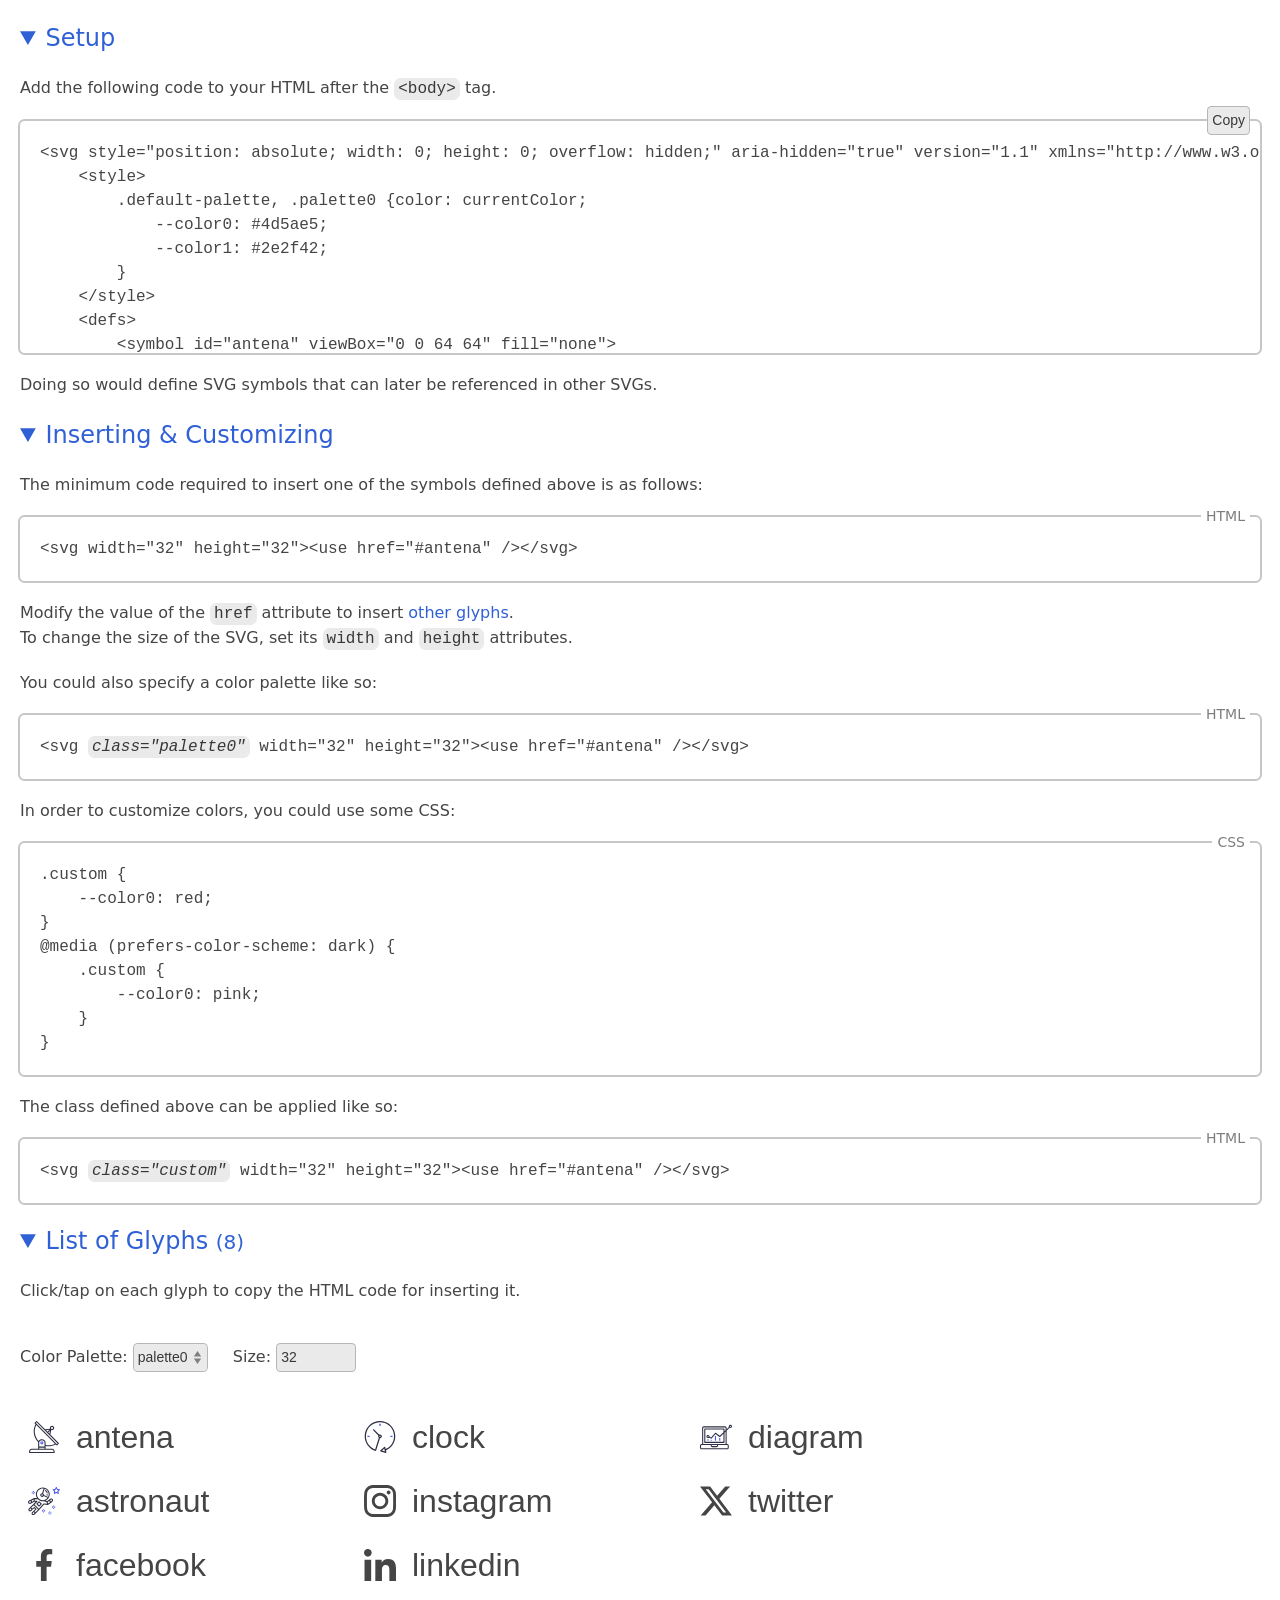
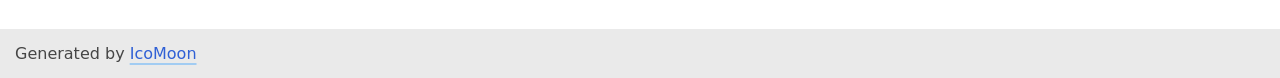
<file: images/icons/untitled-project/demo.html>
<!doctype html>
<html lang="en">
<head>
    <title>SVG symbol defs | Demo &amp; Reference</title>
    <meta charset="utf-8">
    <meta name="viewport" content="width=device-width, initial-scale=1">
    <meta name="description" content="">
    <!-- The following CSS is not required for using generated glyphs. -->
    <style>::selection{color:var(--off7);background:var(--blue2)}a{color:var(--blue0);text-decoration:none}a:active{color:var(--off7)}@media (hover){a:hover{color:var(--off7)}}.decoratedLinks a{text-decoration:underline;text-decoration-thickness:2px;text-decoration-skip-ink:none;text-decoration-color:var(--color, var(--blue2));text-underline-offset:4px;transition:text-decoration .3s,text-decoration-color .5s,text-underline-offset .3s,color .2s}.decoratedLinks a:hover{--color: var(--off5);text-underline-offset:6px}.decoratedLinks ._noLine,.undecoratedLinks a{text-decoration:none}.decoratedLinks a:focus-visible{text-decoration:none}@keyframes focusRingAnimation{0%{outline-width:4px}}:root,:root.light{color-scheme:light;background:var(--on2);color:var(--fg);font-family:ui-sans-serif,system-ui,-apple-system,sans-serif;font-size:16px;line-height:1.5;--bg: #eaeaea;--fg: #454545;--red-rgb: 215, 0, 21;--red: rgb(var(--red-rgb));--orange: rgb(242, 141, 0);--green: #00a100;--focus: rgba(0, 195, 255, .8);--blue0: #3060d5;--blue2: #a2ccf2;--on2: #fff;--off4: rgba(0, 0, 0, .2254);--off5: rgba(0, 0, 0, .5127);--off6: rgba(0, 0, 0, .7659);--off7: #000}@media (prefers-color-scheme: dark){:root{color-scheme:dark;--bg: #242424;--fg: #bababa;--red-rgb: 255, 105, 97;--red: rgb(var(--red-rgb));--orange: rgb(255, 159, 10);--green: #5eba6e;--focus: rgba(0, 137, 179, .8);--blue0: #8abbef;--blue2: #3e6486;--on2: #000;--off4: rgba(255, 255, 255, .1649);--off5: rgba(255, 255, 255, .4257);--off6: rgba(255, 255, 255, .8142);--off7: #fff}}:root.dark{color-scheme:dark;--bg: #242424;--fg: #bababa;--red-rgb: 255, 105, 97;--red: rgb(var(--red-rgb));--orange: rgb(255, 159, 10);--green: #5eba6e;--focus: rgba(0, 137, 179, .8);--blue0: #8abbef;--blue2: #3e6486;--on2: #000;--off4: rgba(255, 255, 255, .1649);--off5: rgba(255, 255, 255, .4257);--off6: rgba(255, 255, 255, .8142);--off7: #fff}.mvn{margin-bottom:0;margin-top:0}.rltv{position:relative}.monospace,code,pre{font-family:ui-monospace,SFMono-Regular,SF Mono,Menlo,Consolas,Liberation Mono,monospace}body{margin:0;min-height:calc(100vh - 20px);padding-top:20px}details,section{padding:0 20px}details{margin-bottom:20px}details[open]{margin-bottom:0}summary{color:var(--blue0);cursor:default;font-size:1.5em;width:fit-content}summary:hover,summary:active{color:var(--off7)}h1,summary{font-weight:500}h1,strong,code,em{color:var(--off6)}code,em{background:var(--bg);box-shadow:0 0 0 2px var(--bg);margin:0 2px;padding:0 2px}footer{background:var(--bg);line-height:19px;margin-top:20px;padding:15px;position:sticky;top:100%}p{max-width:76ch}p,pre{margin-bottom:20px;margin-top:20px}ul{list-style-position:inside;margin:20px 0;padding:20px}.br0,a,button,code,em,input,pre,select,summary,textarea,ul{border-radius:4.5px}input,select,.copy{box-shadow:inset 0 0 0 1px var(--off4);background-color:var(--bg);border:0;color:var(--off6);font-size:14px;line-height:19px;margin:0;padding:5px}input:hover,input:active,select:hover,select:active,.copy:hover,.copy:active{color:var(--off7);box-shadow:inset 0 0 0 1px var(--off5)}input:focus,select:focus,.copy:focus{box-shadow:none}select{appearance:none;background-image:url([data-uri]);background-position:right center;background-repeat:no-repeat;background-size:1.5em 50%;padding-right:20px}label{display:inline-block;margin:20px 20px 0 0}:focus-visible{outline:3px solid;outline-color:var(--focus);box-shadow:none}:focus-visible:not(:invalid){animation:focusRingAnimation .2s}pre{box-shadow:0 0 0 2px var(--off4);overflow:scroll;padding:20px;position:relative}textarea{background:none;border:0;box-shadow:0 0 0 2px var(--off4);color:var(--fg);display:block;font-size:1rem;margin:10px 0;min-height:1.5em;padding:5px;resize:vertical;width:calc(100% - 10px)}[data-lang]{position:relative}[data-lang]:after{background:var(--on2);border-radius:4.5px;color:var(--off5);content:attr(data-lang);font-size:14px;line-height:1;padding:2px 5px;position:absolute;right:10px;top:-.7em}.copy{position:absolute;right:10px;top:-15px}.copy:disabled{background:var(--on2);box-shadow:inset 0 0 0 1px var(--green);color:var(--green);font-weight:600}
._demo_glyphs {
    background: var(--background, transparent);
    display: flex;
    flex-wrap: wrap;
    margin: 20px -20px 0;
    padding: 5px 20px 20px;
}

@media (prefers-color-scheme: dark) {
    :root.light ._demo_glyphs {
        background: var(--background, #000);
        color: #bababa;
        --on2: #000;
        --off4: currentColor;
        --green: #5eba6e;
    }
}
@media (prefers-color-scheme: light) {
    :root.light ._demo_glyphs {
        background: var(--background, #fff);
        color: #454545;
        --on2: #fff;
        --off4: currentColor;
        --green: #00a100;
    }
}

._demo_glyph {
    background: none;
    border: none;
    color: var(--color);
    font-family: sans-serif !important;
    font-size: var(--glyph-size);
    line-height: 1;
    margin: 1rem 1rem 0 0;
    overflow: hidden;
    padding: 0.5rem;
    padding: max(0.5rem, 0.15625em);
    text-align: left;
    text-overflow: ellipsis;
    white-space: nowrap;
    width: 10em;
    width: max(10em, 15rem);
}
._demo_glyph span {
    pointer-events: none;
}
.centered {
    display: flex;
    align-items: center;
}
.glyphTitle {
    overflow: hidden;
    text-overflow: ellipsis;
    line-height: 1.25;
}
button._demo_glyph:hover {
    box-shadow: 0 0 0 2px var(--color, var(--off4));
}
button._demo_glyph:active {
    box-shadow: 0 0 0 2px var(--color, var(--fg));
}
button._demo_glyph._demo_copied {
    box-shadow: 0 0 0 2px var(--green);
}
._demo_copied {
    position: relative;
}
._demo_copied::before {
    content: "";
}
._demo_copied::after {
    align-items: center;
    background: linear-gradient(to left, var(--background, var(--on2)) 8ch, transparent);
    color: var(--color, var(--green));
    content: "✓ Copied";
    display: flex;
    font-family: ui-sans-serif,system-ui,-apple-system,sans-serif !important;
    font-size: max(1rem, 0.5em);
    height: 100%;
    justify-content: right;
    line-height: 1;
    padding-right: 0.5em;
    position: absolute;
    right: 0;
    top: 0;
    width: 50%;
}
#_demo_defs-wrapper {position: relative;} #_demo_setup {max-height: 8lh;} #_demo_size {width: 5em;} ._demo_glyph svg {flex-shrink: 0; margin-right: 1rem; pointer-events: none;} body {--glyph-size: 32px;}</style>
</head>
<body>
<svg style="position: absolute; width: 0; height: 0; overflow: hidden;" aria-hidden="true" version="1.1" xmlns="http://www.w3.org/2000/svg" xmlns:xlink="http://www.w3.org/1999/xlink">
    <style>
        .default-palette, .palette0 {color: currentColor;
            --color0: #4d5ae5;
            --color1: #2e2f42;
        }
    </style>
    <defs>
        <symbol id="antena" viewBox="0 0 64 64" fill="none">
            <path fill="var(--color1, #2e2f42)" d="M61.5463 44.1952 44.6599 27.1851l1.8741-9.231c0.4836 0.1888 0.9978 0.2875 1.5168 0.2912h0.0128c2.3846 0.0282 4.3404-1.882 4.3687-4.2665s-1.882-4.3404-4.2665-4.3687c-2.3846-0.0281-4.3404 1.882-4.3687 4.2666-6e-3 0.5102 0.0784 1.0174 0.2495 1.4982l-9.92 1.2107L17.9452 0.32C17.7467 0.1175 17.4757 23e-4 17.1921 0c-0.28 15e-4-0.5481 0.1129-0.7466 0.3104l-3.0251 3.008c-0.4164 0.4165-0.4164 1.0917 0 1.5083l1.6277 1.6512c-6.3061 11.5958-4.2578 25.9556 5.039 35.3258 0.0853 0.0816 0.1842 0.1476 0.2922 0.1952-0.0672 0.361-0.1022 0.7272-0.1045 1.0944v12.3734h-12.8C4.5308 55.4701 2.145 57.856 2.1415 60.8l0 2.1333C2.1415 63.5224 2.6191 64 3.2082 64h49.0666c0.5891 0 1.0667-0.4776 1.0667-1.0667V60.8c-35e-4-2.944-2.3893-5.3299-5.3333-5.3333h-12.8v-5.4838c2.0052 0.4206 4.0482 0.635 6.097 0.64 4.9163-53e-4 9.7543-1.2309 14.08-3.5669l1.6363 1.6459c0.1985 0.2025 0.4695 0.3177 0.7531 0.32 0.28-15e-4 0.5481-0.113 0.7466-0.3104l3.0251-3.008c0.4164-0.4166 0.4164-1.0918 0-1.5083zM46.5596 12.4661c0.8354-0.8309 2.1862-0.8272 3.017 82e-4 0.8309 0.8353 0.8272 2.1861-82e-4 3.0169-0.3998 0.3977-0.9409 0.6209-1.5049 0.6208h-64e-4c-1.1781-61e-4-2.1284-0.9661-2.1223-2.1444 3e-3-0.564 0.2291-1.1037 0.629-1.5015zM44.0487 19.4752l-1.1968 5.8912-2.351-2.3648zM42.837 17.6715l-3.84 3.8176-2.9707-2.9867zM48.0082 57.6c1.7673 0 3.2 1.4327 3.2 3.2v1.0667H4.2748l0-1.0667c0-1.7673 1.4327-3.2 3.2-3.2zM33.0748 53.3333v2.1334H22.4081v-2.1334zM22.4081 51.2v-8.1067c0-2.5877 2.3926-4.6933 5.3334-4.6933s5.3333 2.1056 5.3333 4.6933V51.2zM35.2082 47.808v-4.7147c0-3.7642-3.3494-6.8266-7.4667-6.8266-2.6622-0.0408-5.1515 1.3142-6.5622 3.5722-8.1154-8.5476-9.9429-21.2904-4.5572-31.7742l37.2037 37.4169c-5.7448 2.9224-12.3303 3.7452-18.6176 2.3264zM57.7863 46.4405 17.1815 5.5915 15.6721 4.0789l1.5094-1.504 15.8698 15.9595c75e-4 0 0.0118 0.0139 0.0193 0.0192l26.2293 26.3829z" />
            <path fill="var(--color0, #4d5ae5)" d="M27.7511 40.5333h-96e-4c-1.7673-26e-4-3.2021 1.4279-3.2048 3.1952-27e-4 1.7674 1.4279 3.2022 3.1952 3.2048h96e-4c1.7673 27e-4 3.2021-1.4278 3.2048-3.1952 26e-4-1.7673-1.4279-3.2021-3.1952-3.2048zM28.4978 44.4896c-0.2008 0.1997-0.473 0.3115-0.7563 0.3104-0.5891-31e-4-1.0641-0.4831-1.0611-1.0721 15e-4-0.282 0.1146-0.5519 0.3144-0.7508 0.1986-0.1975 0.4667-0.309 0.7467-0.3104 0.5891 3e-3 1.0641 0.483 1.0611 1.0721-15e-4 0.282-0.1146 0.5519-0.3144 0.7508z" />
        </symbol>
        <symbol id="clock" viewBox="0 0 64 64" fill="var(--color0, #4d5ae5)">
            <path fill="var(--color1, #2e2f42)" d="M62.5933 30.6025C62.5899 13.6978 48.8828-34e-4 31.9776 0 15.0728 34e-4 1.3716 13.7109 1.375 30.6157c3e-3 13.3159 8.6138 25.1021 21.2989 29.1524 0.121 0.0381 0.247 0.0576 0.3735 0.0571 0.2412-5e-4 0.4775-0.0649 0.685-0.1875 0.2701-0.1597 0.4717-0.4136 0.5665-0.7129l7.7299-24.5c2.1133-0.0107 3.8174-1.7329 3.8062-3.8457-0.0108-2.1133-1.7324-3.8174-3.8457-3.8066-0.5684 24e-4-1.1294 0.1333-1.6402 0.3828L20.1372 16.9419c-0.5068-0.4893-1.3139-0.4751-1.8032 0.0312-0.4775 0.4947-0.4775 1.2779 0 1.7725l10.2066 10.2183c-0.7832 1.5986-0.3355 3.5283 1.0727 4.6181l-7.3652 23.3457C7.6924 51.5659 0.2393 35.4199 5.6011 20.8643 10.9629 6.3086 27.1089-1.1445 41.6646 4.2173c14.5556 5.3618 22.0088 21.5083 16.647 36.0635-2.6197 7.1113-8.002 12.8623-14.9244 15.9467l-0.7959-3.7485c-0.1455-0.689-0.8227-1.1294-1.5117-0.9834-0.2173 0.0464-0.4189 0.1485-0.5849 0.2964l-7.6739 6.8511c-0.5263 0.4682-0.5732 1.2744-0.1045 1.8008 0.1524 0.1709 0.3477 0.2978 0.5664 0.3676l9.7974 3.127c0.6704 0.2153 1.3887-0.1533 1.604-0.8242 0.0684-0.2119 0.0796-0.4375 0.0337-0.6553l-0.7822-3.6782c11.3286-4.7759 18.6841-15.8843 18.6577-28.1783zM31.9844 29.3272c0.7041 0 1.2754 0.5712 1.2754 1.2753 0 0.7046-0.5713 1.2754-1.2754 1.2754-0.7046 0-1.2754-0.5708-1.2754-1.2754 0-0.7041 0.5708-1.2753 1.2754-1.2753zM36.1851 59.0552l4.3681-3.8965 1.2056 5.6807z" />
            <path d="M30.709 6.3701v2.5508c0 0.7046 0.5708 1.2754 1.2754 1.2754 0.7041 0 1.2754-0.5708 1.2754-1.2754V6.3701c0-0.7041-0.5713-1.2754-1.2754-1.2754-0.7046 0-1.2754 0.5713-1.2754 1.2754z" />
            <path d="M7.752 29.3271c-0.7046 0-1.2754 0.5713-1.2754 1.2754 0 0.7046 0.5708 1.2754 1.2754 1.2754h2.5508c0.7045 0 1.2753-0.5708 1.2753-1.2754 0-0.7041-0.5708-1.2754-1.2753-1.2754z" />
            <path d="M56.2163 31.8779c0.7046 0 1.2754-0.5708 1.2754-1.2754 0-0.7041-0.5708-1.2754-1.2754-1.2754h-2.5508c-0.7041 0-1.2754 0.5713-1.2754 1.2754 0 0.7046 0.5713 1.2754 1.2754 1.2754z" />
        </symbol>
        <symbol id="diagram" viewBox="0 0 64 64" fill="none">
            <g fill="var(--color0, #4d5ae5)" clip-path="url(#clip0_1065735_1558)">
                <path d="M29.851 29.9292h2.1323v9.595H29.851z" />
                <path d="M38.3799 34.1936h2.1322v5.3306h-2.1322z" />
                <path d="M21.3222 37.392h2.1322v2.1322h-2.1322z" />
                <path d="M14.9255 36.3258h2.1322v3.1983h-2.1322z" />
                <path fill="var(--color1, #2e2f42)" d="M3.1983 56.5819h51.1732c1.7663 0 3.1984-1.432 3.1984-3.1983v-4.2644c0-1.7663-1.4321-3.1984-3.1984-3.1984h-1.0661V19.3342l6.0557-5.7366c1.4055 0.6929 3.1067 0.2723 4.0265-0.9973 0.9204-1.2692 0.7913-3.0167-0.305-4.1369S60.2424 7.176 58.953 8.0677c-1.2889 0.8923-1.747 2.5836-1.0849 4.0042l-4.5627 4.3253v-2.4596c0-1.7663-1.432-3.1983-3.1983-3.1983H7.4628c-1.7663 0-3.1984 1.432-3.1984 3.1983l0 31.9832H3.1983C1.4321 45.9208 0 47.3529 0 49.1192v4.2644c0 1.7663 1.4321 3.1983 3.1983 3.1983zM60.7682 9.6731c0.5887 0 1.0661 0.4774 1.0661 1.0662 0 0.5887-0.4774 1.0661-1.0661 1.0661-0.5888 0-1.0661-0.4774-1.0661-1.0661 0-0.5888 0.4773-1.0662 1.0661-1.0662zM6.3967 13.9376c0-0.5888 0.4773-1.0661 1.0661-1.0661h42.6443c0.5887 0 1.0661 0.4773 1.0661 1.0661v4.4773l-2.1322 2.026v-4.3711c0-0.5888-0.4774-1.0661-1.0661-1.0661H9.595c-0.5888 0-1.0661 0.4773-1.0661 1.0661l0 26.6527c0 0.5888 0.4773 1.0661 1.0661 1.0661h38.3799c0.5887 0 1.0661-0.4773 1.0661-1.0661V23.3738l2.1322-2.0203v24.5673H6.3967zM15.9916 27.797c-1.4424-42e-4-2.709 0.9568-3.0926 2.3472-0.3837 1.3904 0.2103 2.8652 1.4508 3.6012 1.24 0.7361 2.8199 0.5513 3.8563-0.4518l3.7059 1.8594c0.4305 0.2155 0.9526 0.1146 1.2727-0.2452l7.8777-8.8625 7.7438 5.8027c0.4154 0.3113 0.9954 0.278 1.3722-0.0786l6.7304-6.3753v16.2623H10.6611V17.1359h36.2477v5.3207l-7.543 7.1431-7.8089-5.8542c-0.4435-0.3322-1.0677-0.2697-1.4362 0.1442l-7.9859 8.9854-2.9855-1.493c0.0219-0.1281 0.0354-0.2572 0.0407-0.3868 0-1.7662-1.4321-3.1983-3.1984-3.1983zM17.0577 30.9953c0 0.5888-0.4773 1.0661-1.0661 1.0661-0.5887 0-1.0661-0.4773-1.0661-1.0661 0-0.5887 0.4774-1.0661 1.0661-1.0661 0.5888 0 1.0661 0.4774 1.0661 1.0661zM23.4544 48.0531h10.6611v1.0661c0 0.5887-0.4774 1.0661-1.0661 1.0661h-8.5289c-0.5888 0-1.0661-0.4774-1.0661-1.0661zM2.1322 49.1192c0-0.5888 0.4774-1.0661 1.0661-1.0661h18.1239v1.0661c0 1.7662 1.432 3.1983 3.1983 3.1983h8.5289c1.7662 0 3.1983-1.4321 3.1983-3.1983v-1.0661h18.1238c0.5888 0 1.0661 0.4773 1.0661 1.0661v4.2644c0 0.5887-0.4773 1.0661-1.0661 1.0661H3.1983c-0.5887 0-1.0661-0.4774-1.0661-1.0661z" />
            </g>
            <defs>
                <clipPath id="clip0_1065735_1558">
                    <rect fill="#fff" width="64" height="64" />
                </clipPath>
            </defs>
        </symbol>
        <symbol id="astronaut" viewBox="0 0 64 64" fill="var(--color0, #4d5ae5)">
            <path d="M63.9481 9.0481c-0.1259-0.3851-0.4587-0.6666-0.8608-0.7254L59.2665 7.767 57.5566 4.3046c-0.3584-0.7297-1.5541-0.7297-1.9125-1e-4L53.9342 7.767l-3.821 0.5559c-0.4021 0.0586-0.7348 0.3392-0.8618 0.7253-0.1248 0.3861-0.0214 0.8106 0.2698 1.0933l2.766 2.6956-0.6528 3.8059c-0.0683 0.4 0.096 0.8043 0.4235 1.0433 0.3318 0.2411 0.7648 0.2709 1.1243 0.081l3.4176-1.7974 3.4177 1.7974c0.1558 0.0821 0.3275 0.1226 0.4971 0.1226 0.2208 0 0.4417-0.0682 0.6273-0.2037 0.3285-0.2389 0.4928-0.6433 0.4235-1.0433l-0.6527-3.8059 2.7659-2.6956c0.2897-0.2837 0.3944-0.7073 0.2695-1.0934zM59.0223 11.702c-0.2507 0.2443-0.3659 0.5984-0.3062 0.9441l0.3819 2.2282-2.001-1.0517c-0.1558-0.0822-0.3264-0.1227-0.4972-0.1227-0.1706 0-0.3402 0.0405-0.4971 0.1227l-2.0011 1.0517 0.3818-2.2282c0.0598-0.3457-0.0555-0.6987-0.3061-0.9441l-1.6203-1.5786 2.2379-0.3254c0.3478-0.0501 0.6476-0.2687 0.8033-0.5835l1.0005-2.0267 1.0005 2.0266c0.1558 0.3146 0.4555 0.5334 0.8033 0.5835l2.2379 0.3254z" />
            <path d="M52.2669 41.0444h-2.1334v2.1334h2.1334z" />
            <path d="M52.2669 45.3112h-2.1334v2.1334h2.1334z" />
            <path d="M54.4004 43.1778h-2.1335v2.1334h2.1335z" />
            <path d="M50.1335 43.1778h-2.1333v2.1334h2.1333z" />
            <path d="M44.8001 52.778h-2.1334v2.1333h2.1334z" />
            <path d="M44.8001 57.0446h-2.1334v2.1334h2.1334z" />
            <path d="M46.9336 54.9114l-2.1335-1e-4v2.1333l2.1335 2e-4z" />
            <path d="M42.6667 54.9113l-2.1334 1e-4v2.1334l2.1334-2e-4z" />
            <path d="M32 48.5113h-2.1334v2.1334H32z" />
            <path d="M32 52.778h-2.1334v2.1333H32z" />
            <path d="M34.1334 50.6445 32 50.6447v2.1333l2.1334-1e-4z" />
            <path d="M29.8666 50.6447l-2.1334-2e-4v2.1334l2.1334 1e-4z" />
            <path d="M11.733 12.244H9.5996l0 2.1334h2.1334z" />
            <path d="M11.733 16.5107H9.5996l0 2.1335h2.1334z" />
            <path d="M13.8663 14.3774H11.733v2.1333l2.1333 1e-4z" />
            <path d="M9.5996 14.3774H7.4662l0 2.1334 2.1334-1e-4z" />
            <path fill="var(--color1, #2e2f42)" d="M49.4295 28.3189c-0.5749-0.7755-1.4186-1.2746-2.3765-1.4091-0.9622-0.1365-1.9116 0.1162-2.6796 0.704l-2.5035 1.9189-11e-4 11e-4-3.7954 2.8342-2.7157-1.0817c4.8427-2.1728 8.2273-7.0166 8.2273-12.6402 0-7.646-6.2454-13.8668-13.9223-13.8668s-13.9222 6.2208-13.9222 13.8668c0 2.7713 0.8287 5.3484 2.24 7.5169l-5.5276-0.048c-32e-4 0-64e-4 0-96e-4 0-0.0171 0-0.0309 85e-4-0.0469 96e-4-0.1056 43e-4-0.2091 0.0257-0.3104 0.0619-0.0256 96e-4-0.0522 0.015-0.0767 0.0266-0.0128 54e-4-0.0256 64e-4-0.0384 0.0128l-6.4662 3.1925c-11e-4 0-21e-4 0-21e-4 1e-3l-3.7868 1.8211c-0.0417 0.0181-0.0843 0.0426-0.1259 0.0703-1.5094 1.0048-2.0236 2.9782-1.1968 4.591 0.4405 0.8576 1.1904 1.4891 2.112 1.7781 0.3553 0.1109 0.7179 0.1654 1.0784 0.1654 0.5793 0 1.1532-0.1419 1.6789-0.4224l2.7756-1.4762 4.528-2.3382 2.7137-0.016L4.3963 44.4237c-1e-3 11e-4-21e-4 11e-4-33e-4 21e-4l-2.6774 2.6666c-0.6325 0.6294-0.9802 1.4646-0.9802 2.3553 0 0.8897 0.3477 1.7269 0.9802 2.3574 0.6497 0.6464 1.5041 0.9707 2.3584 0.9707 0.8556 0 1.7088-0.3243 2.3606-0.9707l2.6283-2.6176 3.4816-2.5996 1.8017 1.7942-3.5233 3.5083c-1e-3 11e-4-21e-4 11e-4-33e-4 21e-4l-2.6774 2.6667c-0.6325 0.6294-0.9802 1.4645-0.9802 2.3553 0 0.8896 0.3477 1.7269 0.9802 2.3574 0.6497 0.6464 1.5052 0.9706 2.3596 0.9706 0.8544 0 1.7099-0.3242 2.3605-0.9706l6.9632-6.9334c12e-4-11e-4 12e-4-21e-4 22e-4-32e-4l2.0192-2.0001-75e-4-75e-4c0.0128-0.0127 0.0309-0.0171 0.0438-0.0308l10.3319-11.3165 6.942 0.9878c0.0501 75e-4 0.1002 0.0106 0.1504 0.0106 0.1291 0 0.2538-0.0308 0.3744-0.0767 0.0352-0.0128 0.0661-0.0299 0.0992-0.0469 0.0384-0.0192 0.0789-0.0299 0.1153-0.0544l6.4267-4.2667c0.0235-0.016 0.0362-0.0416 0.0586-0.0586 0.0256-0.0202 0.0576-0.0287 0.081-0.0512l2.5429-2.3819c1.3232-1.2398 1.5055-3.2707 0.4239-4.7235zM4.2608 35.5403c-0.3466 0.1856-0.7403 0.2228-1.1168 0.1035-0.3734-0.1163-0.6762-0.3713-0.8534-0.7158-0.3221-0.6272-0.1355-1.391 0.4288-1.8038l2.6273-1.264 0.8981 2.6251zM11.255 31.8848 8.1585 33.4849 7.2807 30.9183l4.0535-2.0011zM41.4539 18.644c0 1.8368-0.4384 3.5692-1.1979 5.119l-8.3628-3.7985c-0.0875-1.1466-0.6826-2.1504-1.5765-2.7755l2.928-9.7207c4.7554 1.5127 8.2092 5.949 8.2092 11.1757zM17.876 18.644c0-6.4695 5.2886-11.7336 11.7889-11.7336 0.5057-1e-4 1.0006 0.0426 1.4902 0.1045l-2.8641 9.5074c-0.0383-12e-4-0.0746-0.0118-0.1141-0.0118-2.0651 0-3.7452 1.6747-3.7452 3.7334s1.6801 3.7335 3.7452 3.7335c1.3888 0 2.5888-0.7669 3.2363-1.8892l7.7249 3.5094c-2.1494 2.8928-5.5895 4.7799-9.4733 4.7799-6.5002 0-11.7888-5.2641-11.7888-11.7336zM29.7887 20.244c0 0.8822-0.7233 1.6001-1.6118 1.6001s-1.6118-0.7179-1.6118-1.6001c0-0.8821 0.7233-1.6 1.6118-1.6s1.6118 0.7179 1.6118 1.6zM4.9297 50.2925c-0.4725 0.4683-1.2374 0.4673-1.7088 11e-4-0.2273-0.2272-0.352-0.5269-0.352-0.8459 0-0.3178 0.1248-0.6176 0.352-0.8426l1.9242-1.9169 1.7024 1.695zM11.3574 57.7594c-0.4725 0.4682-1.2384 0.4693-1.7099 11e-4-0.2273-0.2273-0.352-0.5269-0.352-0.8459 0-0.3179 0.1247-0.6176 0.352-0.8426l1.9254-1.9179 1.7035 1.695zM18.3208 50.8216c-12e-4 1e-3-22e-4 1e-3-33e-4 22e-4l-3.5297 3.52-1.7035-1.695 3.5264-3.5104c0 0 0 0 0-1e-3 12e-4-12e-4 22e-4-12e-4 33e-4-22e-4 0.08-0.08 0.1301-0.176 0.1792-0.2709 0.0139-0.0277 0.0405-0.0512 0.0523-0.08 0.0331-0.0821 0.0384-0.1706 0.0512-0.2571 64e-4-0.0491 0.0278-0.0949 0.0278-0.1451 0-0.0715-0.0256-0.1408-0.0405-0.2113-0.0128-0.064-0.0128-0.1291-0.0374-0.1908-0.0405-0.1003-0.1099-0.1888-0.1824-0.2753-0.0202-0.0235-0.0277-0.0534-0.0501-0.0757 0 0 0 0-11e-4 0-11e-4-1e-3-11e-4-33e-4-21e-4-43e-4l-3.214-3.2c-0.0341-0.0342-0.0778-0.048-0.1162-0.0768-0.0565-0.0437-0.1109-0.0842-0.1739-0.1152-0.0607-0.0299-0.1226-0.048-0.1866-0.0652-0.0683-0.0192-0.1344-0.0341-0.2059-0.0395-0.0651-42e-4-0.1259 22e-4-0.1909 97e-4-0.0715 85e-4-0.1386 0.0181-0.208 0.0405-0.0672 0.0213-0.1269 0.0543-0.1887 0.0896-0.0395 0.0224-0.0843 0.0299-0.1217 0.0576l-3.5466 2.6475-1.8017-1.7941 4.798-4.7723 8.7212 8.5772zM31.9584 36.7883c-0.0309-43e-4-0.0598 75e-4-0.0907 54e-4-0.0779-43e-4-0.1525 11e-4-0.2304 0.0138-0.0607 0.0107-0.1183 0.0224-0.176 0.0427-0.0682 0.0235-0.1301 0.0555-0.1931 0.0938-0.0597 0.0363-0.1141 0.0747-0.1664 0.1227-0.0256 0.0223-0.0565 0.0331-0.08 0.0586l-9.3965 10.2914-8.6561-8.5133 5.6662-5.6363c0.4171-0.416 0.4192-1.0913 32e-4-1.5094-0.2101-0.2101-0.4863-0.3136-0.7626-0.3125l-4.4374 0.0256 0.0555-3.2149 6.2081 0.0534c2.5301 2.5878 6.0587 4.2017 9.9627 4.2017 0.8747 0 1.7281-0.0907 2.559-0.2454 0.08 0.064 0.1588 0.1291 0.2592 0.1696l4.8193 1.9201 0.6613 3.2874zM40.0406 37.1445l-0.6261-3.1158 2.8928-2.16 1.8934 2.5131zM47.5478 31.4826l-1.6757 1.5701-1.8624-2.4725 1.6629-1.2747c0.3103-0.2388 0.7019-0.336 1.0859-0.2858 0.3861 0.0543 0.7275 0.256 0.96 0.5685 0.4331 0.5835 0.3595 1.3974-0.1707 1.8944z" />
            <path fill="var(--color1, #2e2f42)" d="M27.2041 37.0881l-4.2859-4.2667c-0.4149-0.4149-1.0892-0.4149-1.5052 0l-4.2848 4.2667c-0.2005 0.2016-0.3136 0.4725-0.3136 0.7563 0 0.2837 0.112 0.5557 0.3136 0.7562l4.2848 4.2667c0.208 0.2069 0.4812 0.3104 0.7532 0.3104s0.545-0.1035 0.752-0.3104l4.2859-4.2667c0.2005-0.2005 0.3146-0.4725 0.3146-0.7562 0-0.2838-0.1131-0.5558-0.3146-0.7563zM22.1662 40.606l-2.7735-2.7616 2.7735-2.7617 2.7744 2.7617z" />
            <path fill="var(--color1, #2e2f42)" d="M34.3285 10.1415l-0.5153 2.0716c0.1419 0.0352 3.4753 0.9035 3.4753 4.2977h2.1334c-1e-4-4.0343-3.3313-5.9309-5.0934-6.3693z" />
            <path fill="var(--color1, #2e2f42)" d="M39.422 18.644h-2.1334v2.1335h2.1334z" />
        </symbol>
        <symbol id="instagram" viewBox="0 0 16 16" fill="none">
            <g fill="currentColor" clip-path="url(#clip0_1085363_76)">
                <path d="M15.9843 4.704c-0.0375-0.8501-0.175-1.4346-0.3719-1.941-0.2032-0.5376-0.5157-1.0189-0.9252-1.419-0.4001-0.4063-0.8846-0.7221-1.4159-0.922-0.5094-0.197-1.0908-0.3345-1.941-0.3719C10.4738 94e-4 10.2019 0 8.0296 0 5.8573 0 5.5854 94e-4 4.7321 0.0469 3.882 0.0844 3.2975 0.222 2.7912 0.4188 2.2535 0.6219 1.7722 0.9345 1.3721 1.344 0.9658 1.7441 0.6501 2.2286 0.45 2.7599 0.2531 3.2694 0.1156 3.8507 0.0781 4.7009c-0.0406 0.8565-0.05 1.1284-0.05 3.3007 0 2.1723 94e-4 2.4442 0.0469 3.2975 0.0374 0.8501 0.175 1.4346 0.372 1.941 0.2031 0.5376 0.5188 1.0189 0.9251 1.419 0.4001 0.4063 0.8846 0.7221 1.4159 0.9221 0.5095 0.1969 1.0908 0.3344 1.9411 0.3719C5.5823 15.9907 5.8543 16 8.0266 16c2.1723 0 2.4442-93e-4 3.2975-0.0469 0.8501-0.0375 1.4346-0.175 1.9409-0.3719 1.0753-0.4158 1.9254-1.2659 2.3412-2.3411 0.1968-0.5095 0.3344-1.0909 0.3719-1.941 0.0375-0.8533 0.0469-1.1252 0.0469-3.2975 0-2.1723-32e-4-2.4442-0.0407-3.2976zM14.5435 11.2366c-0.0345 0.7814-0.1657 1.2033-0.2751 1.4846-0.2689 0.6971-0.8221 1.2503-1.5191 1.5191-0.2813 0.1094-0.7063 0.2407-1.4847 0.275-0.8439 0.0376-1.097 0.0469-3.2318 0.0469-2.1348 0-2.3911-93e-4-3.232-0.0469-0.7814-0.0343-1.2033-0.1656-1.4846-0.275-0.3469-0.1282-0.6626-0.3313-0.9189-0.597-0.2657-0.2595-0.4688-0.572-0.597-0.9189-0.1094-0.2813-0.2407-0.7064-0.275-1.4847-0.0376-0.8439-0.0469-1.0971-0.0469-3.2319 0-2.1348 93e-4-2.3911 0.0469-3.2318 0.0343-0.7814 0.1656-1.2034 0.275-1.4847 0.1282-0.347 0.3313-0.6626 0.6002-0.919 0.2593-0.2657 0.5719-0.4688 0.9189-0.5969C3.6007 1.666 4.0258 1.5347 4.804 1.5003 5.6479 1.4628 5.9012 1.4534 8.0359 1.4534c2.1379 0 2.391 94e-4 3.2319 0.0469 0.7814 0.0344 1.2034 0.1657 1.4847 0.2751 0.3468 0.1281 0.6626 0.3312 0.9189 0.5969 0.2656 0.2594 0.4688 0.572 0.597 0.919 0.1094 0.2813 0.2406 0.7063 0.2751 1.4847 0.0375 0.8439 0.0469 1.097 0.0469 3.2318 0 2.1348-94e-4 2.3849-0.0469 3.2288z" />
                <path d="M8.0297 3.8914c-2.2692 0-4.1102 1.8409-4.1102 4.1101 0 2.2693 1.841 4.1102 4.1102 4.1102 2.2692 0 4.1101-1.8409 4.1101-4.1102 0-2.2692-1.8409-4.1101-4.1102-4.1101zM8.0297 10.6677c-1.4721 0-2.6662-1.194-2.6662-2.6662s1.1941-2.6661 2.6662-2.6661c1.4722 0 2.6661 1.1939 2.6661 2.6661s-1.1939 2.6662-2.6661 2.6662z" />
                <path d="M13.262 3.7289c0 0.5299-0.4297 0.9595-0.9597 0.9595-0.5299 0-0.9595-0.4296-0.9595-0.9595 0-0.53 0.4296-0.9596 0.9595-0.9596 0.53 0 0.9597 0.4296 0.9597 0.9596z" />
            </g>
            <defs>
                <clipPath id="clip0_1085363_76">
                    <rect fill="#fff" width="16" height="16" />
                </clipPath>
            </defs>
        </symbol>
        <symbol id="twitter" viewBox="0 0 16 16" fill="none">
            <path fill="currentColor" d="M12.6 0.75h2.454l-5.36 6.142L16 15.25h-4.937l-3.867-5.07-4.425 5.07H0.316l5.733-6.57L0 0.75h5.063l3.495 4.633zM11.74 13.778h1.36L4.323 2.145H2.865z" />
        </symbol>
        <symbol id="facebook" viewBox="0 0 16 16" fill="none">
            <path fill="currentColor" d="M10.6647 2.6567l1.4606 0v-2.544C11.8733 0.078 11.0067 0 9.9973 0 7.8913 0 6.4487 1.3247 6.4487 3.7593l0 2.2407h-2.324l0 2.844h2.324l0 7.156H9.298V8.8447l2.23 0 0.354-2.844-2.5847 0 0-1.9594c7e-4-0.822 0.222-1.3846 1.3674-1.3846z" />
        </symbol>
        <symbol id="linkedin" viewBox="0 0 16 16" fill="none">
            <g fill="currentColor" clip-path="url(#clip0_1085363_76)">
                <path d="M15.996 16l4e-3-6e-4v-5.868c0-2.8707-0.618-5.082-3.974-5.082-1.6133 0-2.696 0.8853-3.138 1.7246l-0.0466 0 0-1.4566-3.182 0 0 10.682h3.3133V10.71c0-1.3926 0.264-2.7393 1.9887-2.7393 1.6993 0 1.7246 1.5893 1.7246 2.8287V16z" />
                <path d="M0.264 5.318l3.3174 0 0 10.682H0.264z" />
                <path d="M1.9214 0C0.8607 0 0 0.8607 0 1.9213s0.8607 1.9394 1.9214 1.9394 1.9213-0.8787 1.9213-1.9394C3.842 0.8607 2.9814 0 1.9214 0z" />
            </g>
        </symbol>
    </defs>
</svg>
    <details open>
        <summary>Setup</summary>
        <noscript>
        <p>
            See the source of this page and copy the SVG that appears after the
            <code>&lt;body&gt;</code> tag.<br>
            In other words, copy the lines starting with
            <code>&lt;svg style=&hellip;</code> and ending with
            <code>&lt;/svg&gt;</code>. Paste these lines after the
            <code>&lt;body&gt;</code> tag in your own HTML.
        </p>
        </noscript>
        <div class="_demo_js" style="display: none">
            <p>
                Add the following code to your HTML after the
                <code>&lt;body&gt;</code> tag.
                &nbsp;
            </p>
            <div id="_demo_defs-wrapper">
                <pre id="_demo_setup" readonly></pre>
                <button class="copy" id="_demo_copy">Copy</button>
            </div>
        </div>
        <p>
            Doing so would define SVG symbols that can later be referenced in
            other SVGs.
        </p>
    </details>
    <details open>
        <summary>Inserting &amp; Customizing</summary>
        <p>
            The minimum code required to insert one of the symbols defined above
            is as follows:
        </p>
        <div data-lang="HTML">
        <pre>&lt;svg width="32" height="32"&gt;&lt;use href="#antena" /&gt;&lt;/svg&gt;</pre>
        </div>
        <p>
        Modify the value of the <code>href</code> attribute to insert
            <a href="#glyphs-top">other glyphs</a>.<br>
            To change the size of the SVG, set its <code>width</code> and
            <code>height</code> attributes.
        </p>
        <p>You could also specify a color palette like so:</p>
        <div data-lang="HTML">
        <pre>&lt;svg <em>class="palette0"</em> width="32" height="32"&gt;&lt;use href="#antena" /&gt;&lt;/svg&gt;</pre>
        </div>
        <p>In order to customize colors, you could use some CSS:</p>
<div data-lang="CSS"><pre>
.custom {
    --color0: red;
}
@media (prefers-color-scheme: dark) {
    .custom {
        --color0: pink;
    }
}
</pre></div>
        <p>The class defined above can be applied like so:</p>
        <div data-lang="HTML">
        <pre>&lt;svg <em>class="custom"</em> width="32" height="32"&gt;&lt;use href="#antena" /&gt;&lt;/svg&gt;</pre>
        </div>
    </details>
    <details open>
        <noscript>
            <p>Enable JavaScript for easier copying of codes to clipboard.</p>
        </noscript>
        <summary id="glyphs-top">List of Glyphs <small>(8)</small></summary>
        <div class="_demo_js" style="display: none">
            <p>Click/tap on each glyph to copy the HTML code for inserting it.</p>
            <label>
                Color Palette:
                <select id="_demo_palette">
                    <option value="0">palette0</option>
                </select>
            </label>
            <label>
                Size:
                <input id="_demo_size" type="number" value="32" min="8" max="99999" />
            </label>
        </div>
        <div class="_demo_glyphs">
            <div class="centered _demo_glyph"><svg width="32" height="32" class="default-palette"><use href="#antena" /></svg><span class="overflowEllipsis">antena</span></div>
            <div class="centered _demo_glyph"><svg width="32" height="32" class="default-palette"><use href="#clock" /></svg><span class="overflowEllipsis">clock</span></div>
            <div class="centered _demo_glyph"><svg width="32" height="32" class="default-palette"><use href="#diagram" /></svg><span class="overflowEllipsis">diagram</span></div>
            <div class="centered _demo_glyph"><svg width="32" height="32" class="default-palette"><use href="#astronaut" /></svg><span class="overflowEllipsis">astronaut</span></div>
            <div class="centered _demo_glyph"><svg width="32" height="32" class="default-palette"><use href="#instagram" /></svg><span class="overflowEllipsis">instagram</span></div>
            <div class="centered _demo_glyph"><svg width="32" height="32" class="default-palette"><use href="#twitter" /></svg><span class="overflowEllipsis">twitter</span></div>
            <div class="centered _demo_glyph"><svg width="32" height="32" class="default-palette"><use href="#facebook" /></svg><span class="overflowEllipsis">facebook</span></div>
            <div class="centered _demo_glyph"><svg width="32" height="32" class="default-palette"><use href="#linkedin" /></svg><span class="overflowEllipsis">linkedin</span></div>
        </div>
    </details>
    <footer>
        <p class="mvn decoratedLinks">Generated by <a href="https://icomoon.io">IcoMoon</a></p>
    </footer>
    <!-- The following script is not required for using generated glyphs. -->
    <script>
        const copiedClass = "_demo_copied";
        const defs = document.body.querySelectorAll("svg")[0].outerHTML;
        const glyphClass = "_demo_glyph";
        const wrapper = document.querySelector("._demo_glyphs");
        let q = "." + glyphClass + " svg";
        let tid;
        document.getElementById("_demo_setup").innerText = defs;
        document.getElementById("_demo_copy").addEventListener("click", function (e) {
            navigator.clipboard.writeText(defs).then(function () {
                e.target.disabled = true;
                e.target.textContent = "✓ Copied";
                clearTimeout(tid);
                tid = setTimeout(function () {
                    e.target.disabled = false;
                    e.target.textContent = "Copy";
                }, 1000);
            });
        }, false);
        document.querySelectorAll("._demo_js").forEach(function (x) {
            x.removeAttribute("style");
        });
        document.querySelectorAll("." + glyphClass).forEach(function (x) {
            try {
                x.setAttribute("title", x.childNodes[1].textContent.trim());
            } catch (ignore) {}
            x.outerHTML = x.outerHTML.replace(/<(\/?)div/, "<$1button");
        });
        document.body.addEventListener("click", function (e) {
            let className;
            let target = e.target;
            let text;
            if (target.classList.contains(glyphClass)) {
                try {
                    text = target.children[0].outerHTML;
                    navigator.clipboard.writeText(text).then(function () {
                        const xs = document.querySelectorAll("." + copiedClass);
                        xs.forEach(function (x) {
                            x.classList.remove(copiedClass);
                        });
                        clearTimeout(tid);
                        target.classList.add(copiedClass);
                        tid = setTimeout(function () {
                            target.classList.remove(copiedClass);
                        }, 1000);
                    });
                } catch (ignore) {}
            }
        }, false);
        document.getElementById("_demo_palette").addEventListener("change", function (e) {
            const i = Number(e.target.value);
            const className = (
                (e.target.value === "" || Number.isNaN(i))
                ? "default-palette"
                : "palette" + i
            );
            document.querySelectorAll(q).forEach(function (x) {
                x.setAttribute("class", className);
            });
            const selected = e.target.children[e.target.selectedIndex];
            const background = selected.getAttribute("data-background");
            const foreground = selected.getAttribute("data-foreground");
            let style = [];
            if (background) {
                style.push(`--background: ${background}`);
            }
            if (foreground) {
                style.push(`--color: ${foreground}`);
            }
            style = style.join("; ");
            wrapper.setAttribute("style", style);
        }, false);
        document.getElementById("_demo_size").addEventListener("change", function (e) {
            let size = Number(e.target.value);
            if (size < 8) {
                size = 8;
                e.target.value = size;
            }
            if (!Number.isNaN(size)) {
                document.body.style.setProperty("--glyph-size", size + "px");
                document.querySelectorAll(q).forEach(function (svg) {
                    let width = Number(svg.getAttribute("width"));
                    let height = Number(svg.getAttribute("height"));
                    if (!isNaN(width) && !isNaN(height)) {
                        svg.setAttribute("height", size);
                        svg.setAttribute("width", width / height * size);
                    }
                });
            }
        }, false);
    (function () {
        const key = "color-scheme";
        const dark = "dark";
        const light = "light";
        const prefersDarkMedia = "(prefers-color-scheme: dark)";
        function system() {
            if (window.matchMedia(prefersDarkMedia).matches) {
                return dark;
            }
            return light;
        }
        function computed() {
            const value = localStorage.getItem(key);
            if (value === dark || value === light) {
                return value;
            }
            return system();
        }
        function setValue(value) {
            document.documentElement.classList.remove(light);
            document.documentElement.classList.remove(dark);
            if (value === system()) {
                localStorage.removeItem(key);
            } else {
                localStorage.setItem(key, value);
                document.documentElement.classList.add(value);
            }
        }
        document.body.addEventListener("keydown", function (e) {
            if (!e.shiftKey || e.code !== "Digit8") {
                return;
            }
            const newValue = (
                computed() === dark
                ? light
                : dark
            );
            setValue(newValue);
        }, false);
        setValue(computed());
    }());
    </script>
</body>
</html>
</file>
<file: css/main.css>
@import './common.css';
@import './header.css';
@import './hero.css';
@import './features.css';
@import './team.css';
@import './portfolio.css';
@import './footer.css';
@import './modal.css';
@import './mobile-menu.css';
</file>
<file: OneDrive/Документи/goit-markup-hw-04/css/main.css>
@import './common.css';
@import './header.css';
@import './hero.css';
@import './features.css';
@import './team.css';
@import './portfolio.css';
@import './footer.css';
</file>
<file: OneDrive/Документи/goit-markup-hw-06/css/main.css>
@import './common.css';
@import './header.css';
@import './hero.css';
@import './features.css';
@import './team.css';
@import './portfolio.css';
@import './footer.css';
@import './modal.css';
</file>
